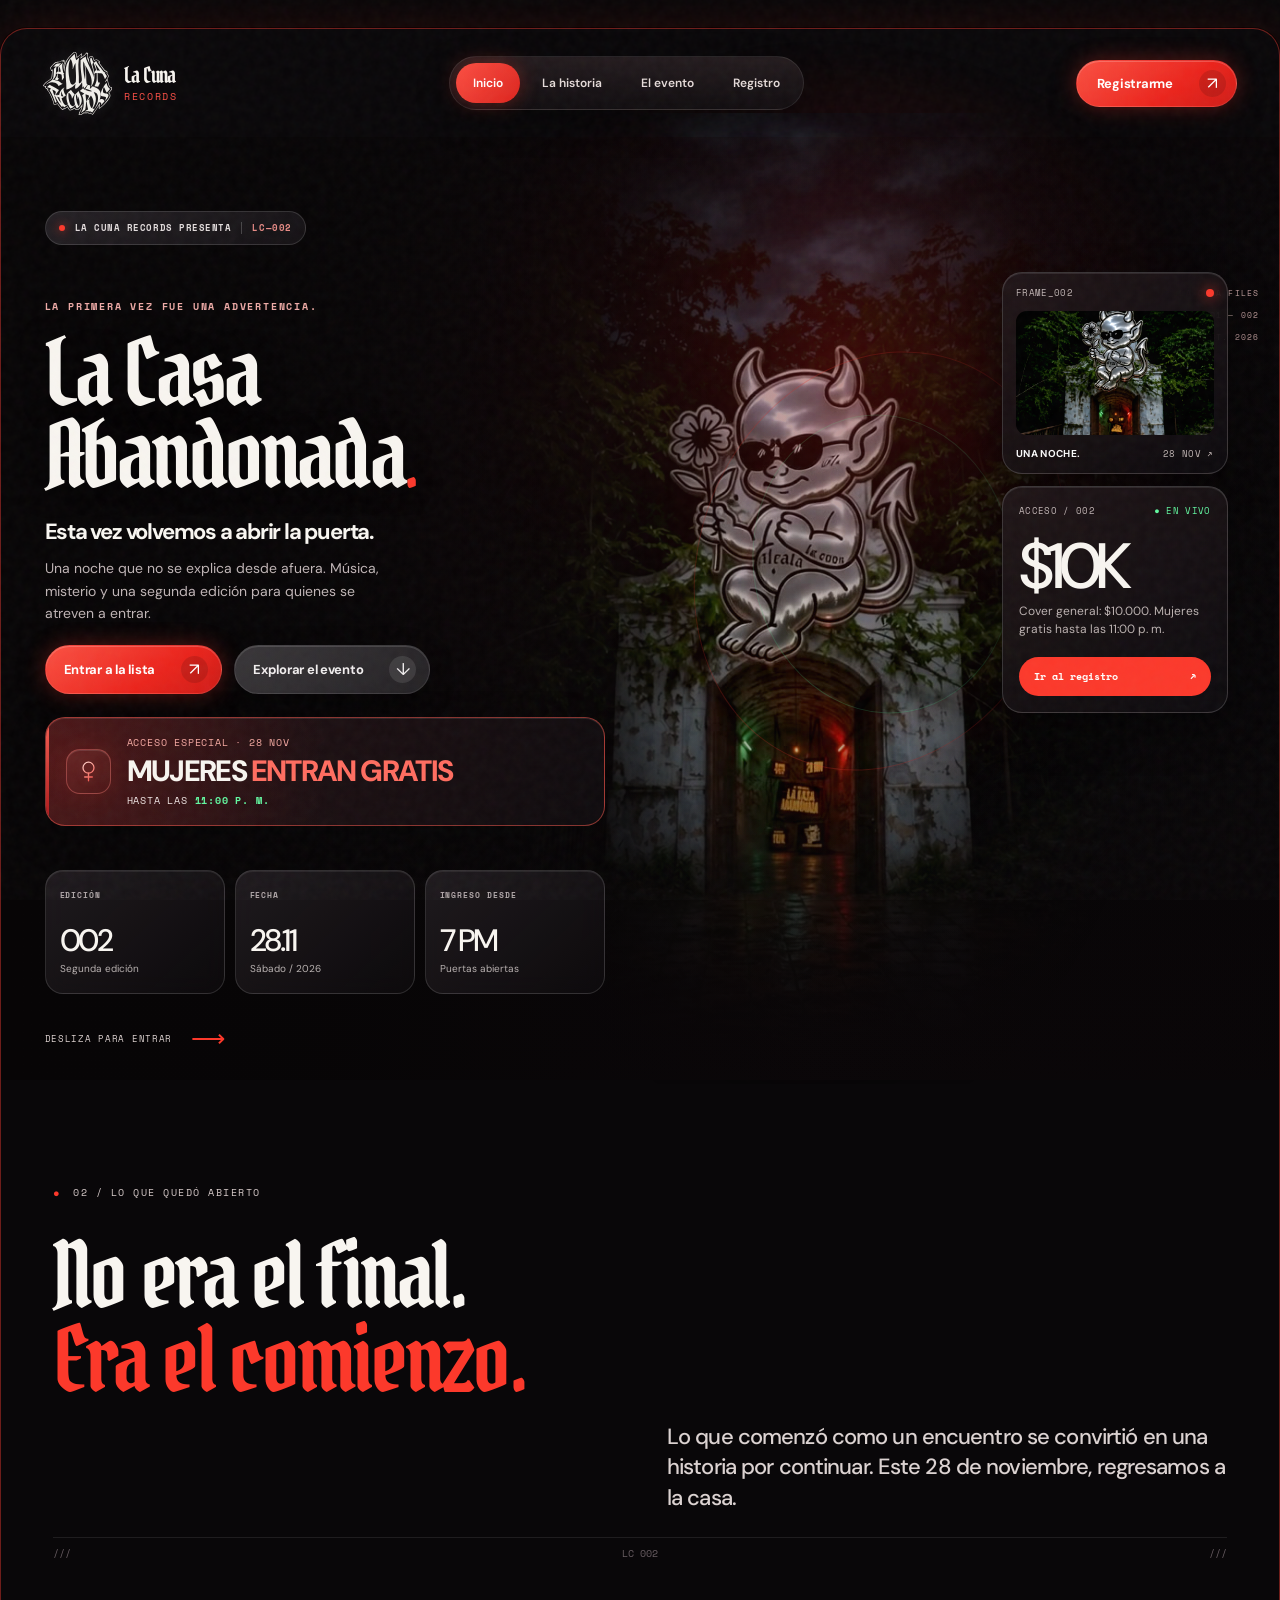
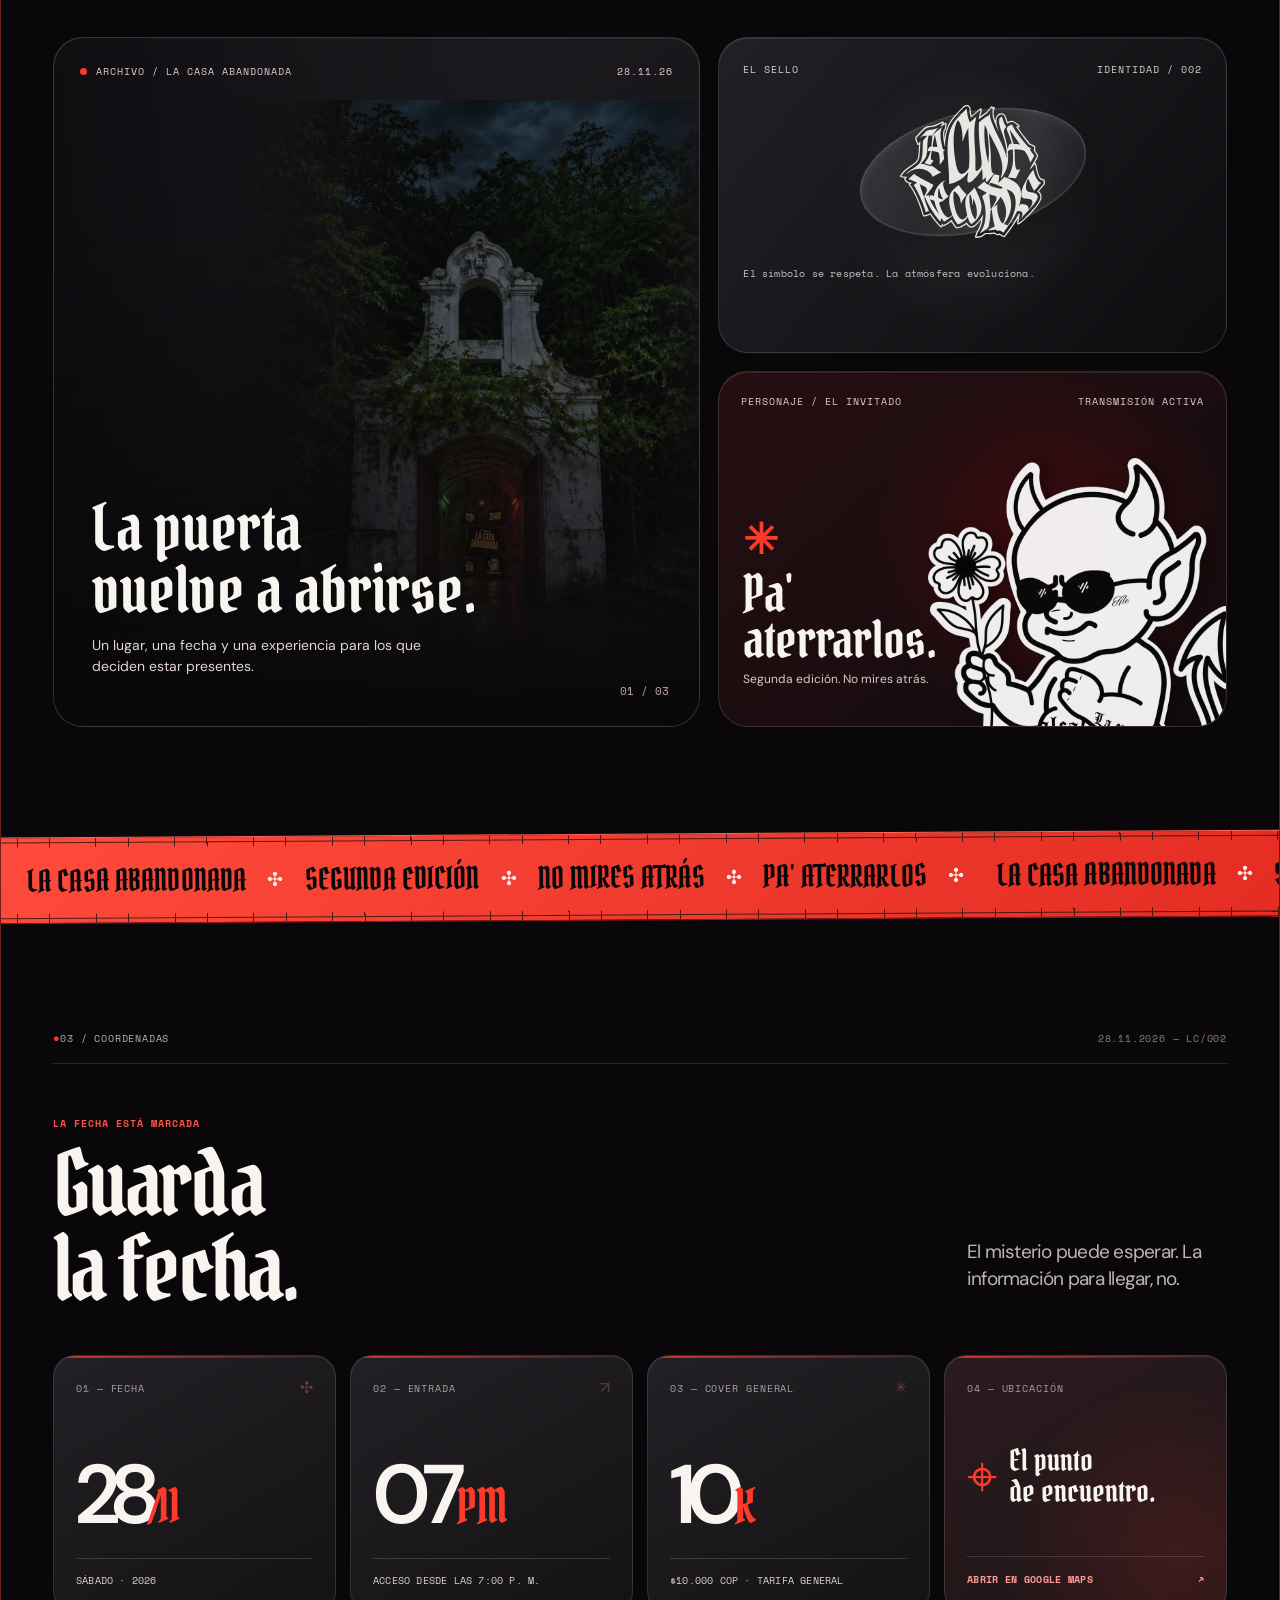
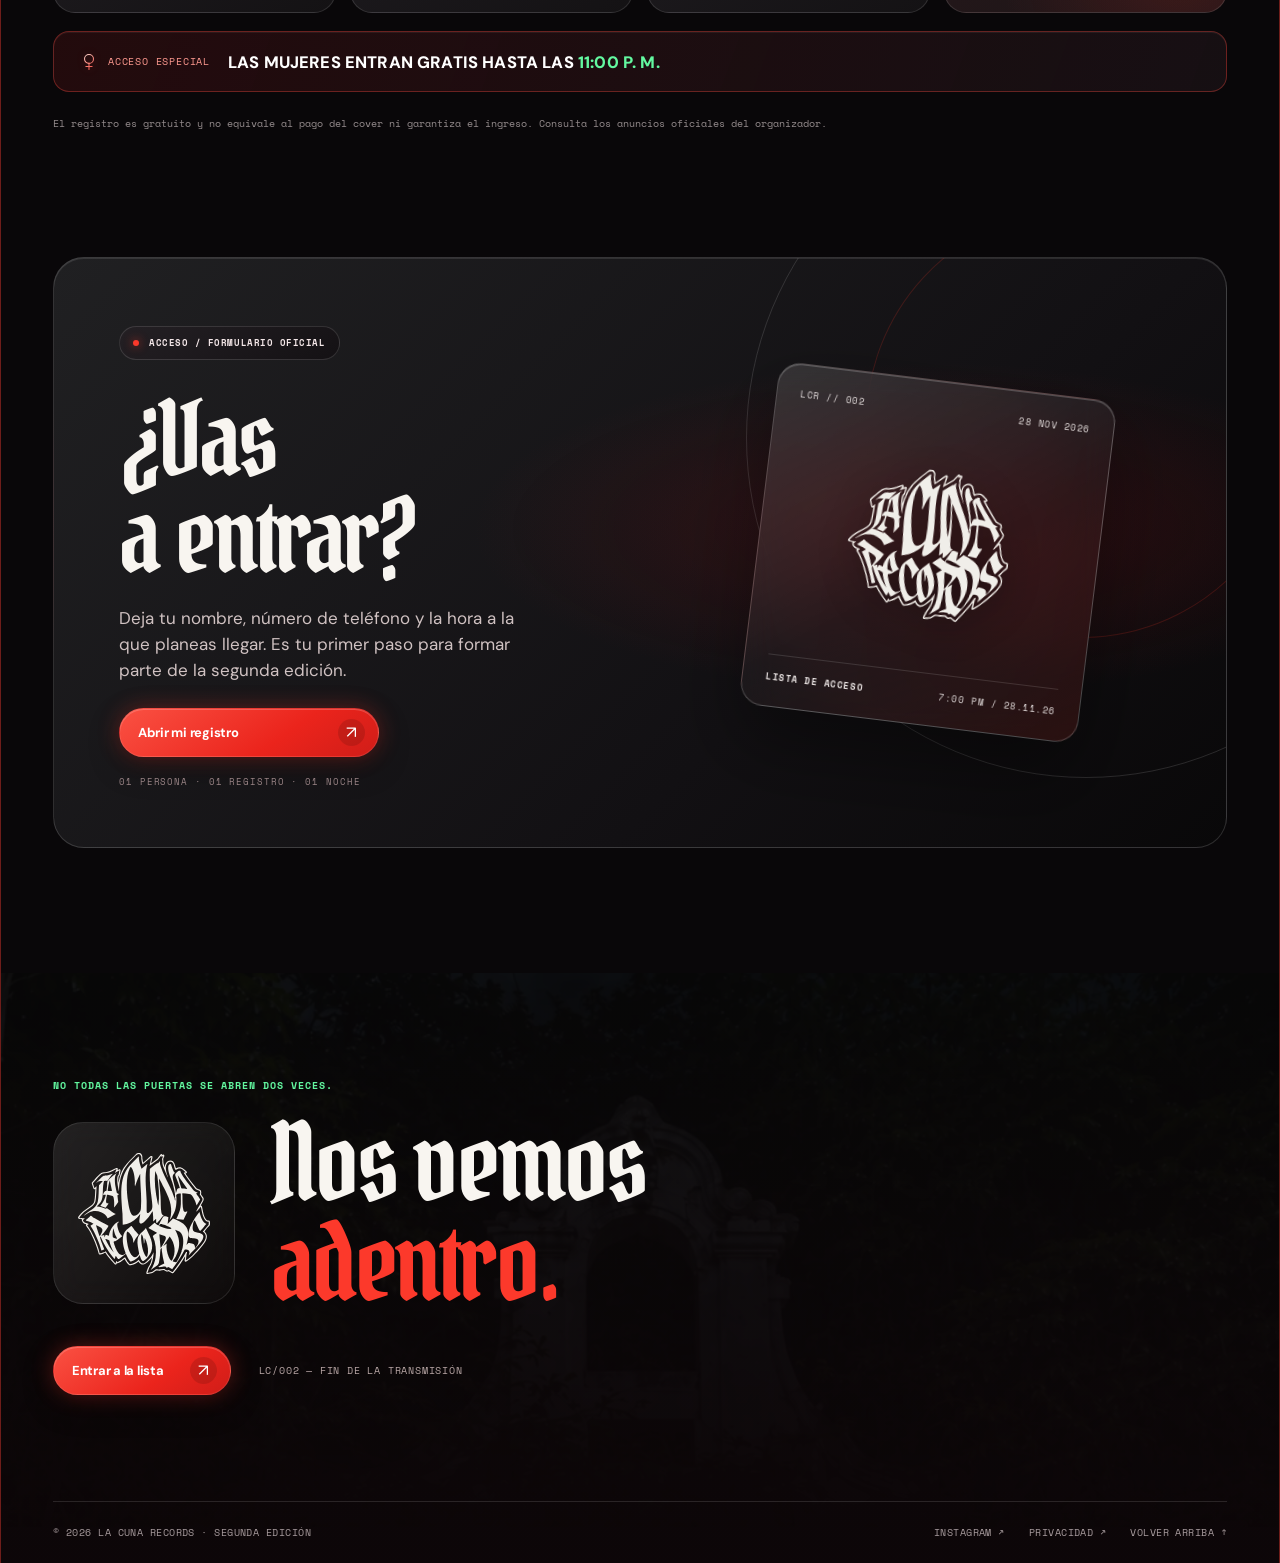
<file: index.html>
<!doctype html>
<html lang="es">
<head>
  <meta charset="utf-8">
  <meta name="viewport" content="width=device-width, initial-scale=1, viewport-fit=cover">
  <meta name="theme-color" content="#080506">
  <meta name="description" content="La Casa Abandonada — Segunda Edición. 28 de noviembre de 2026, acceso desde las 7:00 p. m. Registro de asistentes de La Cuna Records.">
  <meta property="og:type" content="website">
  <meta property="og:locale" content="es_CO">
  <meta property="og:title" content="La Casa Abandonada II | La Cuna Records">
  <meta property="og:description" content="La puerta vuelve a abrirse. 28 NOV · 7:00 p. m. · Regístrate y entra en la lista.">
  <meta property="og:image" content="https://juancarlos5505-ship-it.github.io/LACUNARECORDZ/assets/escena-cromada.webp">
  <link rel="icon" href="./assets/mascota-cuna.webp" type="image/webp">
  <link rel="preconnect" href="https://fonts.googleapis.com">
  <link rel="preconnect" href="https://fonts.gstatic.com" crossorigin>
  <link href="https://fonts.googleapis.com/css2?family=DM+Sans:wght@400;500;600;700;800&family=Pirata+One&family=Space+Mono:wght@400;700&display=swap" rel="stylesheet">
  <link rel="preload" as="image" href="./assets/video-portada.jpg">
  <link rel="stylesheet" href="./styles.css?v=20261113-iconomujeres2">
  <script src="./config.js?v=20261112-connect2" defer></script>
  <script src="./main.js?v=20261113-mobile1" defer></script>
  <title>La Casa Abandonada — Edición II</title>
</head>
<body>
  <a class="skip-link" href="#contenido">Saltar al contenido</a>
  <div class="top-progress" id="top-progress" aria-hidden="true"></div>
  <nav class="mobile-quick-nav" aria-label="Navegación rápida">
    <a href="#inicio">INICIO</a><a href="#detalles">EVENTO</a><button type="button" data-open-register>REGISTRO ↗</button>
  </nav>
  <div class="noise" aria-hidden="true"></div>

  <div class="site-shell" id="inicio">
    <header class="nav-wrap" aria-label="Cabecera principal">
      <a class="brand" href="#inicio" aria-label="La Cuna Records — inicio">
        <img src="./assets/logo-lacuna-claro.svg" alt="La Cuna Records" width="84" height="78">
        <span class="brand-name"><strong>La Cuna</strong><small>RECORDS</small></span>
      </a>
      <nav class="nav-pill" aria-label="Navegación principal">
        <a class="is-active" href="#inicio">Inicio</a>
        <a href="#historia">La historia</a>
        <a href="#detalles">El evento</a>
        <a href="#acceso">Registro</a>
      </nav>
      <button class="action-button action-button--red nav-action" type="button" data-open-register>
        <span>Registrarme</span><span class="button-mark" aria-hidden="true">↗</span>
      </button>
    </header>

    <main id="contenido">
      <!-- HERO: composición editorial de video, tipografía y módulos flotantes -->
      <section class="hero" aria-labelledby="hero-title">
        <div class="hero-glow" aria-hidden="true"></div>
        <div class="hero-video-zone" aria-hidden="true">
          <video id="hero-video" class="hero-video" poster="./assets/video-portada.jpg" muted autoplay loop playsinline preload="metadata">
            <source src="./assets/entrada-cinematica.mp4" type="video/mp4">
          </video>
          <div class="hero-video-shade"></div>
          <span class="orbit orbit-a"></span><span class="orbit orbit-b"></span>
        </div>
        <div class="hero-side-label" aria-hidden="true"><span>LA CUNA FILES</span><span>001 — 002</span><span>EST. 2026</span></div>

        <div class="hero-content">
          <p class="small-pill"><span class="signal-dot"></span> LA CUNA RECORDS PRESENTA <span class="pill-code">LC—002</span></p>
          <p class="pretitle reveal">LA PRIMERA VEZ FUE UNA ADVERTENCIA.</p>
          <h1 class="hero-title reveal" id="hero-title">La Casa<br><span>Abandonada</span><i>.</i></h1>
          <p class="hero-subtitle reveal">Esta vez volvemos a abrir la puerta.</p>
          <p class="hero-body reveal">Una noche que no se explica desde afuera. Música, misterio y una segunda edición para quienes se atreven a entrar.</p>
          <div class="hero-buttons reveal">
            <button type="button" class="action-button action-button--red" data-open-register><span>Entrar a la lista</span><span class="button-mark" aria-hidden="true">↗</span></button>
            <a class="action-button action-button--dark" href="#historia"><span>Explorar el evento</span><span class="button-mark" aria-hidden="true">↓</span></a>
          </div>
          <aside class="women-entry-banner reveal" aria-label="Beneficio de entrada para mujeres">
            <span class="women-entry-banner__symbol" aria-hidden="true">
              <svg class="women-entry-banner__icon" viewBox="0 0 64 64" fill="none" focusable="false">
                <defs>
                  <linearGradient id="women-icon-hero-metal" x1="13" y1="9" x2="52" y2="59" gradientUnits="userSpaceOnUse">
                    <stop offset="0" stop-color="#FFEAE4"/>
                    <stop offset=".45" stop-color="#FF8F84"/>
                    <stop offset="1" stop-color="#E8312C"/>
                  </linearGradient>
                </defs>
                <circle cx="32" cy="23" r="13" stroke="url(#women-icon-hero-metal)" stroke-width="3" />
                <path d="M32 36V54M23 45H41" stroke="url(#women-icon-hero-metal)" stroke-width="3.2" stroke-linecap="round" stroke-linejoin="round"/>
              </svg>
            </span>
            <div class="women-entry-banner__content">
              <span class="women-entry-banner__kicker">ACCESO ESPECIAL · 28 NOV</span>
              <strong>MUJERES <em>ENTRAN GRATIS</em></strong>
              <span class="women-entry-banner__time">HASTA LAS <b>11:00 P. M.</b></span>
            </div>
          </aside>
          <div class="hero-quick-cards reveal" aria-label="Información principal del evento">
            <div class="quick-card"><span class="eyebrow">EDICIÓN</span><strong>002</strong><small>Segunda edición</small></div>
            <div class="quick-card"><span class="eyebrow">FECHA</span><strong>28.11</strong><small>Sábado / 2026</small></div>
            <div class="quick-card"><span class="eyebrow">INGRESO DESDE</span><strong>7 PM</strong><small>Puertas abiertas</small></div>
          </div>
        </div>

        <aside class="hero-floating" aria-label="Detalles del evento">
          <div class="float-card float-card-video reveal">
            <div class="float-top"><span>FRAME_002</span><span class="red-pixel"></span></div>
            <div class="float-image"><img src="./assets/escena-cromada.webp" alt="El personaje cromado de La Cuna sobre la iglesia" width="360" height="420"></div>
            <div class="float-bottom"><strong>UNA NOCHE.</strong><span>28 NOV ↗</span></div>
          </div>
          <div class="float-card float-card-ticket reveal">
            <div class="float-top"><span>ACCESO / 002</span><span>● EN VIVO</span></div>
            <strong class="ticket-price">$10K</strong>
            <p>Cover general: $10.000. Mujeres gratis hasta las 11:00 p. m.</p>
            <button type="button" class="mini-action" data-open-register>Ir al registro <span aria-hidden="true">↗</span></button>
          </div>
        </aside>

        <a class="hero-scroll" href="#historia"><span>DESLIZA PARA ENTRAR</span><span class="horizontal-arrow">⟶</span></a>
      </section>

      <!-- MENSAJE DE LA MARCA, con jerarquía inspirada en la referencia -->
      <section class="manifesto section-wrap" id="historia" aria-labelledby="manifesto-title">
        <div class="manifesto-top"><span class="label-dot">●</span> <span>02 / LO QUE QUEDÓ ABIERTO</span></div>
        <h2 id="manifesto-title" class="manifesto-title reveal">No era el final.<br><span>Era el comienzo.</span></h2>
        <p class="manifesto-copy reveal">Lo que comenzó como un encuentro se convirtió en una historia por continuar. Este 28 de noviembre, regresamos a la casa.</p>
        <div class="glitch-rule" aria-hidden="true"><span>///</span><span>LC 002</span><span>///</span></div>
      </section>

      <!-- Mosaico editorial al estilo AgentAI: una carta grande y bloques de apoyo -->
      <section class="feature-grid section-wrap" aria-label="Universo visual La Casa Abandonada">
        <article class="feature-card feature-card--large reveal">
          <div class="card-topline"><span><span class="tiny-signal"></span> ARCHIVO / LA CASA ABANDONADA</span><span>28.11.26</span></div>
          <div class="feature-image-wrap"><img src="./assets/capilla-nocturna.webp" alt="Entrada nocturna a la iglesia, escenario de La Casa Abandonada" loading="lazy" width="940" height="1672"></div>
          <div class="feature-card-copy"><h3>La puerta<br>vuelve a abrirse.</h3><p>Un lugar, una fecha y una experiencia para los que deciden estar presentes.</p></div>
          <span class="feature-index">01 / 03</span>
        </article>
        <div class="feature-stack">
          <article class="feature-card feature-card--logo reveal">
            <div class="card-topline"><span>EL SELLO</span><span>IDENTIDAD / 002</span></div>
            <div class="holo-logo" aria-label="Logotipo oficial de La Cuna Records">
              <div class="glass-halo"></div>
              <img src="./assets/logo-lacuna-claro.svg" alt="La Cuna Records" width="220" height="200" loading="lazy">
            </div>
            <p>El símbolo se respeta. La atmósfera evoluciona.</p>
          </article>
          <article class="feature-card feature-card--character reveal">
            <div class="card-topline"><span>PERSONAJE / EL INVITADO</span><span>TRANSMISIÓN ACTIVA</span></div>
            <img class="character-cutout" src="./assets/mascota-cuna.webp" alt="Personaje ilustrado de La Cuna Records" width="430" height="575" loading="lazy">
            <div class="character-content"><span class="badge-asterisk">✳</span><h3>Pa' aterrarlos.</h3><p>Segunda edición. No mires atrás.</p></div>
          </article>
        </div>
      </section>

      <!-- cinta editorial con iconografía propia, borde tipo alambre de púas estilizado -->
      <div class="marquee-shell" aria-label="La Casa Abandonada, segunda edición, no mires atrás, pa' aterrarlos">
        <div class="barb-wire barb-wire--top" aria-hidden="true"></div>
        <div class="marquee-track" aria-hidden="true">
          <span>LA CASA ABANDONADA <i>✣</i> SEGUNDA EDICIÓN <i>✣</i> NO MIRES ATRÁS <i>✣</i> PA' ATERRARLOS <i>✣</i></span>
          <span>LA CASA ABANDONADA <i>✣</i> SEGUNDA EDICIÓN <i>✣</i> NO MIRES ATRÁS <i>✣</i> PA' ATERRARLOS <i>✣</i></span>
        </div>
        <div class="barb-wire barb-wire--bottom" aria-hidden="true"></div>
      </div>

      <!-- información con un sistema de tarjetas reconocible -->
      <section class="details-section section-wrap" id="detalles" aria-labelledby="details-title">
        <div class="section-id"><span class="label-dot">●</span> 03 / COORDENADAS <span>28.11.2026 — LC/002</span></div>
        <div class="details-heading reveal">
          <div><p class="eyebrow red-text">LA FECHA ESTÁ MARCADA</p><h2 id="details-title" class="section-gothic">Guarda<br>la fecha.</h2></div>
          <p>El misterio puede esperar. La información para llegar, no.</p>
        </div>
        <div class="event-grid">
          <article class="event-card reveal"><span class="card-label">01 — FECHA</span><div class="event-number">28<span>/11</span></div><p>SÁBADO · 2026</p><span class="event-ornament">✣</span></article>
          <article class="event-card reveal"><span class="card-label">02 — ENTRADA</span><div class="event-number">07<span>PM</span></div><p>ACCESO DESDE LAS 7:00 P. M.</p><span class="event-ornament">↗</span></article>
          <article class="event-card reveal"><span class="card-label">03 — COVER GENERAL</span><div class="event-number">10<span>K</span></div><p>$10.000 COP · TARIFA GENERAL</p><span class="event-ornament">✳</span></article>
          <article class="event-card event-card--location reveal"><span class="card-label">04 — UBICACIÓN</span><div class="event-place"><span class="map-pin">⌖</span><strong>El punto<br>de encuentro.</strong></div><a href="https://maps.app.goo.gl/cdfcQjii66rNjWSN6" target="_blank" rel="noopener noreferrer" class="map-link">ABRIR EN GOOGLE MAPS <span aria-hidden="true">↗</span></a></article>
        </div>
        <aside class="women-entry-detail reveal" aria-label="Entrada gratuita para mujeres">
          <span class="women-entry-detail__label"><span class="women-entry-detail__icon" aria-hidden="true">
              <svg viewBox="0 0 64 64" fill="none" focusable="false">
                <defs>
                  <linearGradient id="women-icon-detail-metal" x1="13" y1="9" x2="52" y2="59" gradientUnits="userSpaceOnUse">
                    <stop offset="0" stop-color="#FFEAE4"/>
                    <stop offset=".45" stop-color="#FF8F84"/>
                    <stop offset="1" stop-color="#E8312C"/>
                  </linearGradient>
                </defs>
                <circle cx="32" cy="23" r="13" stroke="url(#women-icon-detail-metal)" stroke-width="3"/>
                <path d="M32 36V54M23 45H41" stroke="url(#women-icon-detail-metal)" stroke-width="3.2" stroke-linecap="round" stroke-linejoin="round"/>
              </svg>
            </span> ACCESO ESPECIAL</span>
          <strong>LAS MUJERES ENTRAN GRATIS HASTA LAS <span>11:00 P. M.</span></strong>
        </aside>
        <p class="event-disclaimer">El registro es gratuito y no equivale al pago del cover ni garantiza el ingreso. Consulta los anuncios oficiales del organizador.</p>
      </section>

      <!-- CTA de alta conversión, que abre modal de inscripción -->
      <section id="acceso" class="access-section section-wrap" aria-labelledby="access-title">
        <div class="access-panel reveal">
          <div class="access-decoration access-decoration--one" aria-hidden="true"></div>
          <div class="access-decoration access-decoration--two" aria-hidden="true"></div>
          <div class="access-text">
            <p class="small-pill"><span class="signal-dot"></span> ACCESO / FORMULARIO OFICIAL</p>
            <h2 id="access-title" class="section-gothic">¿Vas<br>a entrar?</h2>
            <p>Deja tu nombre, número de teléfono y la hora a la que planeas llegar. Es tu primer paso para formar parte de la segunda edición.</p>
            <button type="button" class="action-button action-button--red action-button--wide" data-open-register><span>Abrir mi registro</span><span class="button-mark" aria-hidden="true">↗</span></button>
            <span class="sub-note">01 PERSONA · 01 REGISTRO · 01 NOCHE</span>
          </div>
          <div class="access-art" aria-hidden="true">
            <div class="access-ticket">
              <span class="access-ticket-top">LCR // 002 <span>28 NOV 2026</span></span>
              <img src="./assets/logo-lacuna-claro.svg" width="250" height="230" alt="" loading="lazy">
              <div class="access-ticket-foot"><strong>LISTA DE ACCESO</strong><span>7:00 PM / 28.11.26</span></div>
            </div>
            <span class="access-ring ring-one"></span><span class="access-ring ring-two"></span>
          </div>
        </div>
      </section>

      <!-- cierre marca x titular, sin deformar el logo -->
      <section class="closing" aria-labelledby="closing-title">
        <div class="closing-content section-wrap">
          <p class="eyebrow">NO TODAS LAS PUERTAS SE ABREN DOS VECES.</p>
          <div class="closing-line reveal"><div class="closing-logo"><img src="./assets/logo-lacuna-claro.svg" alt="La Cuna Records" width="180" height="160" loading="lazy"></div><h2 id="closing-title" class="section-gothic">Nos vemos<br><span>adentro.</span></h2></div>
          <div class="closing-actions"><button type="button" class="action-button action-button--red" data-open-register>Entrar a la lista <span class="button-mark" aria-hidden="true">↗</span></button><span>LC/002 — FIN DE LA TRANSMISIÓN</span></div>
          <footer class="footer">
            <span>© 2026 LA CUNA RECORDS · SEGUNDA EDICIÓN</span>
            <div><a href="https://www.instagram.com/lacunarecordz/" target="_blank" rel="noopener noreferrer">INSTAGRAM ↗</a><a href="./privacidad.html">PRIVACIDAD ↗</a><a href="#inicio">VOLVER ARRIBA ↑</a></div>
          </footer>
        </div>
      </section>
    </main>
  </div>

  <!-- Modal accesible, conserva el formulario interno en modo demo o la aplicación web de Google -->
  <div class="registration-modal" id="registration-modal" hidden>
    <div class="modal-backdrop" data-close-register></div>
    <section class="modal-dialog" role="dialog" aria-modal="true" aria-labelledby="modal-title" tabindex="-1">
      <button type="button" class="modal-close" aria-label="Cerrar formulario" data-close-register>✕</button>
      <div class="modal-aside">
        <div class="modal-aside-top"><img src="./assets/logo-lacuna-claro.svg" width="90" height="80" alt="La Cuna Records"><span>LC—002 / INSCRIPCIONES</span></div>
        <div class="modal-headline"><p class="eyebrow">UNA NOCHE FUERA DE LO HABITUAL.</p><h2 id="modal-title" class="section-gothic">Tu nombre<br>en la lista.</h2><p>Nos vemos el 28 de noviembre. Entrada desde las 7:00 p. m.</p></div>
        <div class="modal-footer-line"><span>LA CASA ABANDONADA</span><span>EDICIÓN II</span></div>
      </div>
      <div class="modal-form-wrap">
        <div class="modal-form-heading"><span><span class="signal-dot"></span> SOLICITUD DE ACCESO</span><span>002 / 2026</span></div>
        
        <button type="button" class="modal-browser-help-trigger" id="browser-help-trigger" aria-controls="instagram-browser-help" aria-expanded="false">¿NO CARGA DESDE INSTAGRAM? VER INSTRUCCIONES ↗</button>
        <section id="instagram-browser-help" class="instagram-browser-help" aria-labelledby="browser-help-title" hidden>
          <span class="browser-help-kicker"><span class="signal-dot"></span> LC—002 / ACCESO DESDE INSTAGRAM</span>
          <h3 id="browser-help-title">Tu registro está listo.<br><em>Ábrelo en tu navegador.</em></h3>
          <p class="browser-help-intro">Instagram puede dejar el formulario en blanco. Para inscribirte y recibir tu código, abre esta misma página en Safari o Chrome.</p>
          <ol class="browser-help-steps">
            <li><b>01</b><span>Abre el menú <strong>⋯</strong> de Instagram (puede aparecer arriba o abajo).</span></li>
            <li><b>02</b><span>Elige <strong>«Abrir en navegador»</strong> o <strong>«Abrir en Safari / Chrome»</strong>.</span></li>
            <li><b>03</b><span>En el navegador, pulsa <strong>«Registrarme»</strong>. Al terminar, <strong>guarda tu código LACUNA</strong>.</span></li>
          </ol>
          <div class="browser-help-copy">
            <p>¿No aparece esa opción? Copia la dirección y pégala en Safari o Chrome.</p>
            <button type="button" class="browser-copy-button" id="copy-browser-link">COPIAR ENLACE DE REGISTRO <span aria-hidden="true">↗</span></button>
            <p id="browser-copy-status" class="browser-copy-status" role="status" aria-live="polite"></p>
            <p id="browser-page-url" class="browser-page-url">https://juancarlos5505-ship-it.github.io/LACUNARECORDZ/</p>
          </div>
        </section>
        <iframe id="registration-frame" title="Formulario de registro de La Casa Abandonada" src="https://script.google.com/macros/s/AKfycbxbJUk-uHtezwBzWmUllpsmW_GLVQ0iMB0d4d1KoNp1GbZLHIcN-cRcxNGS8r6nrgLg/exec" loading="eager" referrerpolicy="strict-origin-when-cross-origin"></iframe>
        <a href="https://script.google.com/macros/s/AKfycbxbJUk-uHtezwBzWmUllpsmW_GLVQ0iMB0d4d1KoNp1GbZLHIcN-cRcxNGS8r6nrgLg/exec" id="open-form" class="modal-external" target="_blank" rel="noopener noreferrer">ABRIR EL FORMULARIO EN OTRA PESTAÑA ↗</a>
      </div>
    </section>
  </div>
</body>
</html>
</file>
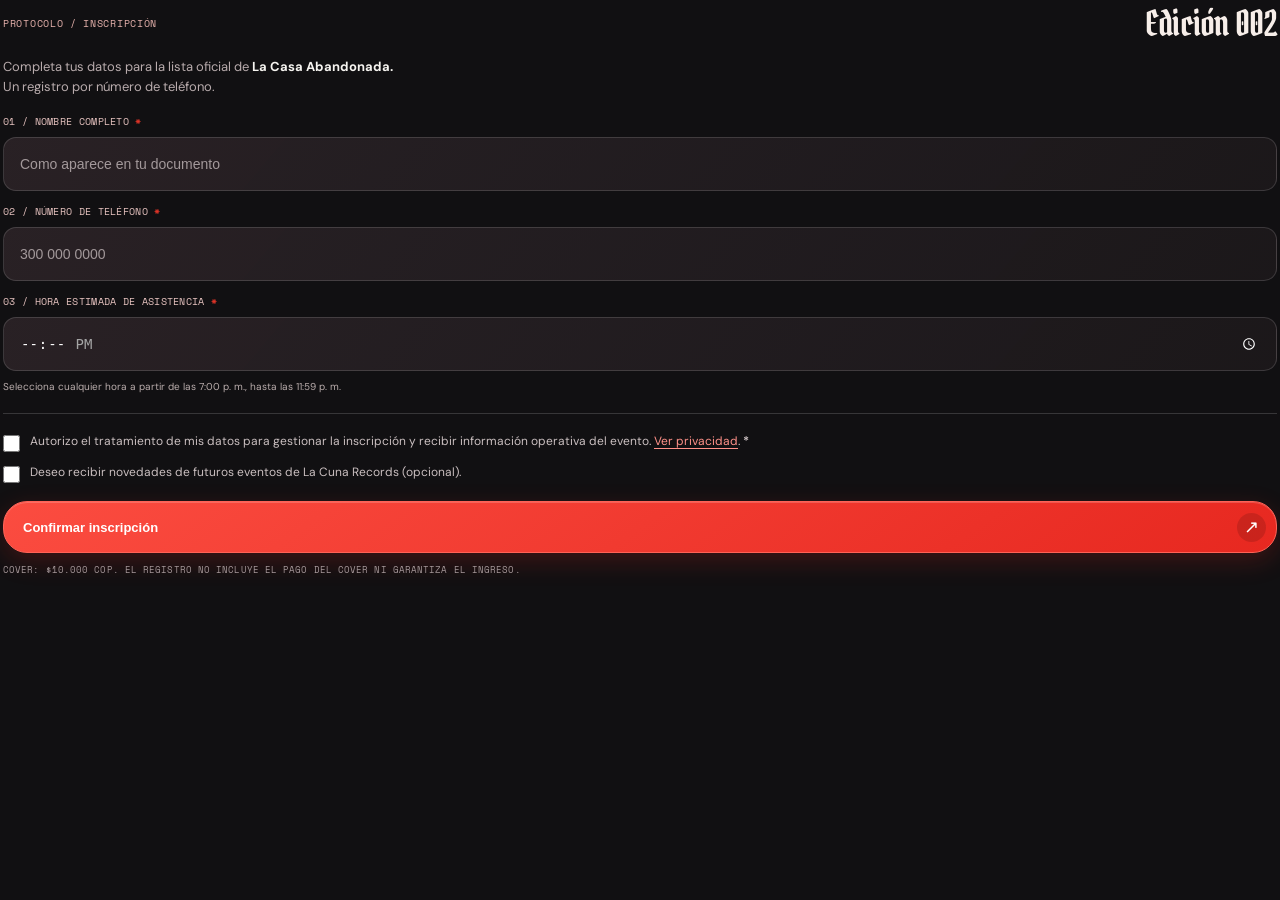
<file: formulario-preview.html>
<!doctype html>
<html lang="es">
<head>
  <base target="_blank">
  <meta charset="utf-8">
  <meta name="viewport" content="width=device-width, initial-scale=1">
  <link rel="preconnect" href="https://fonts.googleapis.com">
  <link href="https://fonts.googleapis.com/css2?family=DM+Sans:wght@400;500;600;700;800&family=Pirata+One&family=Space+Mono:wght@400;700&display=swap" rel="stylesheet">
  <style>
    :root{--red:#fc392b;--green:#63f8a0;--white:#f6f4f0;--muted:#b9acad;--line:rgba(255,255,255,.16)}
    *{box-sizing:border-box}
    html,body{margin:0;padding:0;min-height:100%;background:#111012;color:var(--white);font-family:'DM Sans',Arial,sans-serif;-webkit-font-smoothing:antialiased}
    body{padding:6px 3px 8px}
    .mono,.number-label,.small-top,.form-foot,.error-message,.success-code,.consent-note{font-family:'Space Mono',monospace}
    .form-top{padding:0 0 16px;display:flex;align-items:center;justify-content:space-between;gap:14px}.form-top span{color:#e8b3ae;font-family:'Space Mono',monospace;letter-spacing:.07em;font-size:10px}
    .form-top strong{font-family:'Pirata One',Georgia,serif;font-size:35px;font-weight:400;line-height:1;color:#f7eee9;letter-spacing:-.02em}
    .intro{margin:0 0 19px;color:var(--muted);font-size:13px;line-height:1.5;max-width:400px}.intro strong{color:var(--white)}
    form{display:grid;gap:14px}
    .field{display:flex;flex-direction:column;gap:8px}
    .number-label{color:#e8c4c1;letter-spacing:.03em;font-size:10px;line-height:1.4}
    .number-label em{font-style:normal;color:var(--red)}
    .input-wrap{position:relative}
    input[type=text],input[type=tel],input[type=time]{width:100%;height:54px;background:linear-gradient(130deg,rgba(51,41,45,.7),rgba(32,27,30,.73));border:1px solid rgba(255,255,255,.14);border-radius:13px;color:#fff;padding:0 16px;font-size:14px;outline:none;transition:background .2s,border-color .2s,box-shadow .2s;appearance:auto}
    input[type=time]{color-scheme:dark;cursor:pointer}
    input::placeholder{color:#a3999b;opacity:1}
    input:focus{border-color:rgba(252,71,60,.76);box-shadow:0 0 0 3px rgba(252,57,43,.08);background:#292124}
    input:user-invalid{border-color:#ce5b58}
    .time-help{color:#bbaead;font-size:10px;line-height:1.5;margin:0 0 2px}
    .consents{border-top:1px solid var(--line);margin-top:3px;padding-top:18px;display:grid;gap:11px}
    .check{display:flex;align-items:flex-start;gap:10px}.check input{flex-shrink:0;margin:3px 0 0;width:17px;height:17px;accent-color:var(--red);cursor:pointer}.check label{font-size:12px;line-height:1.5;color:#cabfc0;cursor:pointer}.check a{color:#ff9189;text-decoration:underline;text-underline-offset:3px}
    .submit{margin-top:4px;width:100%;min-height:52px;padding:10px 10px 10px 19px;border-radius:24px;border:1px solid #ff6256;color:white;font-weight:800;font-size:13px;background:linear-gradient(145deg,#fb4c40,#e72820);display:flex;align-items:center;justify-content:space-between;gap:8px;cursor:pointer;box-shadow:0 8px 26px rgba(241,40,31,.2),inset 0 1px 0 rgba(255,255,255,.18);transition:transform .22s,filter .22s}
    .submit:hover{transform:translateY(-2px);filter:brightness(1.1)}.submit:disabled{cursor:wait;opacity:.7}
    .submit i{font-style:normal;background:rgba(0,0,0,.13);width:29px;height:29px;display:grid;place-items:center;border-radius:50%;font-weight:400;font-size:18px}
    .form-foot{color:#a7999b;line-height:1.55;font-size:9px;letter-spacing:.01em;margin:10px 0 0}
    .error-message{display:none;margin-top:3px;background:rgba(252,57,43,.13);border:1px solid rgba(252,57,43,.34);border-radius:12px;color:#ffbab5;padding:12px 13px;font-size:10px;line-height:1.5}.error-message.active{display:block}
    .demo-message{padding:9px 12px;margin:0 0 15px;border:1px solid rgba(252,57,43,.28);border-radius:9px;background:rgba(252,57,43,.09);color:#ffaaa6;font-size:11px;line-height:1.5}
    .bottrap{position:absolute;left:-9999px;top:auto;height:1px;width:1px;overflow:hidden}
    .success{display:none;text-align:left;padding:40px 5px 25px}.success.active{display:block}.success-icon{font-size:36px;color:var(--green)}.success h2{font-family:'Pirata One',Georgia,serif;font-weight:400;font-size:60px;line-height:.95;margin:10px 0}.success p{font-size:14px;line-height:1.55;color:#c9bec0}.success-code{border:1px solid rgba(99,248,160,.36);border-radius:12px;background:rgba(99,248,160,.06);display:flex;justify-content:space-between;align-items:center;gap:12px;padding:15px;color:#81ffae;font-size:18px}.copy-code{background:none;border:0;color:#e6e8db;cursor:pointer;font-size:10px;padding:8px}.success a{color:#ffafa5}
    @media(max-width:430px){.form-top strong{font-size:32px}.check label{font-size:11px}.intro{font-size:12px}.success h2{font-size:49px}}
    @media(prefers-reduced-motion:reduce){*,*::before,*::after{transition:none!important;animation:none!important}}
  </style>
</head>
<body>
<div id="form-view">
  <div class="form-top"><span>PROTOCOLO / INSCRIPCIÓN</span><strong>Edición 002</strong></div>
  <p class="intro">Completa tus datos para la lista oficial de <strong>La Casa Abandonada.</strong> Un registro por número de teléfono.</p>
  <form id="registro" novalidate>
    <div class="field"><label class="number-label" for="nombre">01 / NOMBRE COMPLETO <em>*</em></label><input id="nombre" name="nombre" type="text" autocomplete="name" placeholder="Como aparece en tu documento" maxlength="100" minlength="3" required></div>
    <div class="field"><label class="number-label" for="telefono">02 / NÚMERO DE TELÉFONO <em>*</em></label><input id="telefono" name="telefono" type="tel" autocomplete="tel" inputmode="tel" placeholder="300 000 0000" maxlength="25" required></div>
    <div class="field"><label class="number-label" for="hora">03 / HORA ESTIMADA DE ASISTENCIA <em>*</em></label><input id="hora" name="hora" type="time" min="19:00" max="23:59" step="60" required><p class="time-help">Selecciona cualquier hora a partir de las 7:00 p. m., hasta las 11:59 p. m.</p></div>
    <div class="bottrap" aria-hidden="true"><label for="sitioWeb">No completar</label><input id="sitioWeb" name="sitioWeb" type="text" tabindex="-1" autocomplete="off"></div>
    <div class="consents">
      <div class="check"><input id="consentimiento" type="checkbox" required><label for="consentimiento">Autorizo el tratamiento de mis datos para gestionar la inscripción y recibir información operativa del evento. <a href="https://juancarlos5505-ship-it.github.io/LACUNARECORDZ/privacidad.html" target="_blank" rel="noopener noreferrer">Ver privacidad</a>. <strong>*</strong></label></div>
      <div class="check"><input id="novedades" type="checkbox"><label for="novedades">Deseo recibir novedades de futuros eventos de La Cuna Records (opcional).</label></div>
    </div>
    <input id="origen" type="hidden" value=""><input id="medio" type="hidden" value=""><input id="campana" type="hidden" value=""><input id="contenido" type="hidden" value="">
    <button class="submit" type="submit" id="submit-button"><span id="submit-label">Confirmar inscripción</span><i aria-hidden="true">↗</i></button>
    <div class="error-message" id="error-message" role="alert" aria-live="assertive"></div>
  </form>
  <p class="form-foot">COVER: $10.000 COP. EL REGISTRO NO INCLUYE EL PAGO DEL COVER NI GARANTIZA EL INGRESO.</p>
</div>
<div class="success" id="success-view" role="status" aria-live="polite" tabindex="-1">
  <span class="success-icon">✣</span><h2>Tu nombre<br>está en la lista.</h2>
  <p>Tu inscripción fue guardada. Conserva este código para identificarla:</p>
  <div class="success-code"><span id="confirmation-code"></span><button type="button" class="copy-code" id="copy-code">COPIAR</button></div>
  <p>Nos vemos el 28 de noviembre. Entrada desde las 7:00 p. m. Recuerda: el registro no equivale a una entrada pagada.</p>
  <p><a href="https://www.instagram.com/lacunarecordz/" target="_blank" rel="noopener noreferrer">@lacunarecordz ↗</a></p>
</div>
<script>
(() => {
  'use strict';
  const form = document.getElementById('registro');
  const msg = document.getElementById('error-message');
  const button = document.getElementById('submit-button');
  const label = document.getElementById('submit-label');
  const input = (id) => document.getElementById(id);
  const error = (text) => { msg.textContent = text; msg.classList.add('active'); };
  const reset = () => { button.disabled = false; label.textContent = 'Confirmar inscripción'; };
  form.addEventListener('submit', (event) => {
    event.preventDefault(); msg.classList.remove('active');
    if (!form.checkValidity()) { form.reportValidity(); return; }
    const telefono = input('telefono').value.replace(/\D/g, '');
    const hora = input('hora').value;
    if (telefono.length < 10 || telefono.length > 15) { error('Revisa tu número de teléfono (10 a 15 dígitos).'); return; }
    if (!/^([01]\d|2[0-3]):[0-5]\d$/.test(hora) || hora < '19:00' || hora > '23:59') { error('Selecciona una hora entre las 7:00 y las 11:59 p. m.'); return; }
    if (!input('consentimiento').checked) { error('Autoriza el tratamiento de datos para continuar.'); return; }
    if (!window.google || !google.script || !google.script.run) { error('Esta es una vista previa. No se guardó ningún dato; el registro se habilitará al conectar Google Sheets.'); return; }
    button.disabled = true; label.textContent = 'Guardando registro…';
    const data = {
      nombre: input('nombre').value, telefono: input('telefono').value, hora,
      consentimiento: input('consentimiento').checked, novedades: input('novedades').checked,
      sitioWeb: input('sitioWeb').value, origen: input('origen').value, medio: input('medio').value,
      campana: input('campana').value, contenido: input('contenido').value
    };
    google.script.run.withSuccessHandler((result) => {
      if (!result?.ok) { error(result?.mensaje || 'No se pudo registrar.'); reset(); return; }
      input('confirmation-code').textContent = result.codigo;
      document.getElementById('form-view').hidden = true;
      const success = document.getElementById('success-view'); success.classList.add('active'); success.focus();
    }).withFailureHandler(() => {
      error('No se pudo confirmar el guardado. Contacta al organizador antes de intentar de nuevo.'); reset();
    }).registrar(data);
  });
  input('copy-code').addEventListener('click', () => {
    const text = input('confirmation-code').textContent;
    if (navigator.clipboard?.writeText) navigator.clipboard.writeText(text).then(() => { input('copy-code').textContent = 'COPIADO'; });
  });
})();
</script>
</body>
</html>
</file>
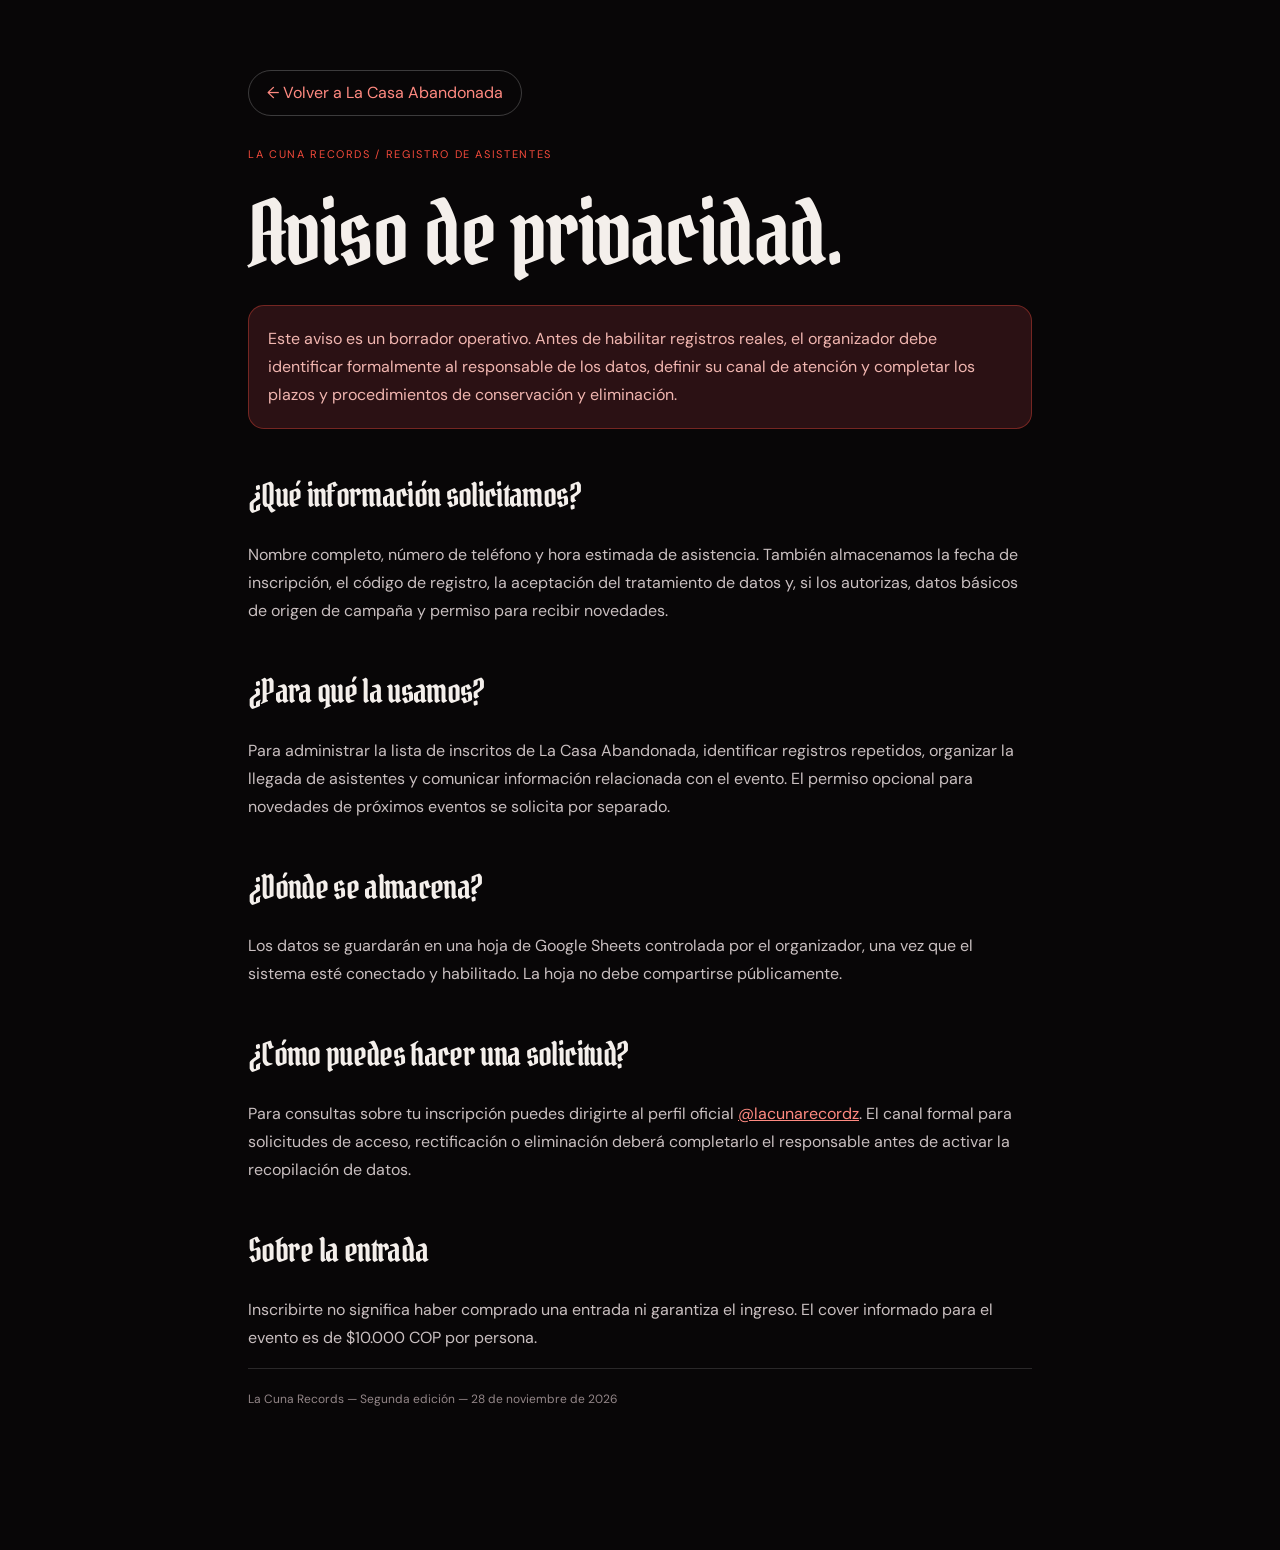
<file: privacidad.html>
<!doctype html>
<html lang="es">
<head>
<meta charset="utf-8"><meta name="viewport" content="width=device-width, initial-scale=1">
<meta name="theme-color" content="#080607">
<title>Privacidad | La Cuna Records</title>
<link href="https://fonts.googleapis.com/css2?family=DM+Sans:wght@400;500;700&family=Pirata+One&display=swap" rel="stylesheet">
<style>
:root{color-scheme:dark}*{box-sizing:border-box}body{margin:0;background:#080607;color:#f4efeb;font:16px/1.75 'DM Sans',Arial,sans-serif}main{max-width:840px;margin:70px auto;padding:0 28px 70px}h1,h2{font-family:'Pirata One',Georgia,serif;font-weight:400;letter-spacing:-.02em}h1{font-size:clamp(50px,9vw,88px);line-height:1;margin:28px 0}h2{font-size:33px;margin:38px 0 10px}p{color:#c9bfc0}a{color:#ff8a81}.eyebrow{font:11px 'DM Sans',sans-serif;letter-spacing:.15em;color:#f44a3b}.notice{border:1px solid rgba(244,74,59,.37);border-radius:16px;background:#2b1114;padding:19px;color:#f1b6b0}.back{display:inline-flex;align-items:center;gap:10px;margin-bottom:20px;text-decoration:none;border:1px solid #ffffff36;border-radius:40px;padding:8px 18px}footer{border-top:1px solid #ffffff23;padding-top:20px;font-size:12px;color:#938688}
</style>
</head>
<body>
<main>
<a class="back" href="./index.html">← Volver a La Casa Abandonada</a>
<p class="eyebrow">LA CUNA RECORDS / REGISTRO DE ASISTENTES</p>
<h1>Aviso de privacidad.</h1>
<div class="notice">Este aviso es un borrador operativo. Antes de habilitar registros reales, el organizador debe identificar formalmente al responsable de los datos, definir su canal de atención y completar los plazos y procedimientos de conservación y eliminación.</div>
<h2>¿Qué información solicitamos?</h2>
<p>Nombre completo, número de teléfono y hora estimada de asistencia. También almacenamos la fecha de inscripción, el código de registro, la aceptación del tratamiento de datos y, si los autorizas, datos básicos de origen de campaña y permiso para recibir novedades.</p>
<h2>¿Para qué la usamos?</h2>
<p>Para administrar la lista de inscritos de La Casa Abandonada, identificar registros repetidos, organizar la llegada de asistentes y comunicar información relacionada con el evento. El permiso opcional para novedades de próximos eventos se solicita por separado.</p>
<h2>¿Dónde se almacena?</h2>
<p>Los datos se guardarán en una hoja de Google Sheets controlada por el organizador, una vez que el sistema esté conectado y habilitado. La hoja no debe compartirse públicamente.</p>
<h2>¿Cómo puedes hacer una solicitud?</h2>
<p>Para consultas sobre tu inscripción puedes dirigirte al perfil oficial <a href="https://www.instagram.com/lacunarecordz/" target="_blank" rel="noopener noreferrer">@lacunarecordz</a>. El canal formal para solicitudes de acceso, rectificación o eliminación deberá completarlo el responsable antes de activar la recopilación de datos.</p>
<h2>Sobre la entrada</h2>
<p>Inscribirte no significa haber comprado una entrada ni garantiza el ingreso. El cover informado para el evento es de $10.000 COP por persona.</p>
<footer>La Cuna Records — Segunda edición — 28 de noviembre de 2026</footer>
</main>
</body>
</html>
</file>
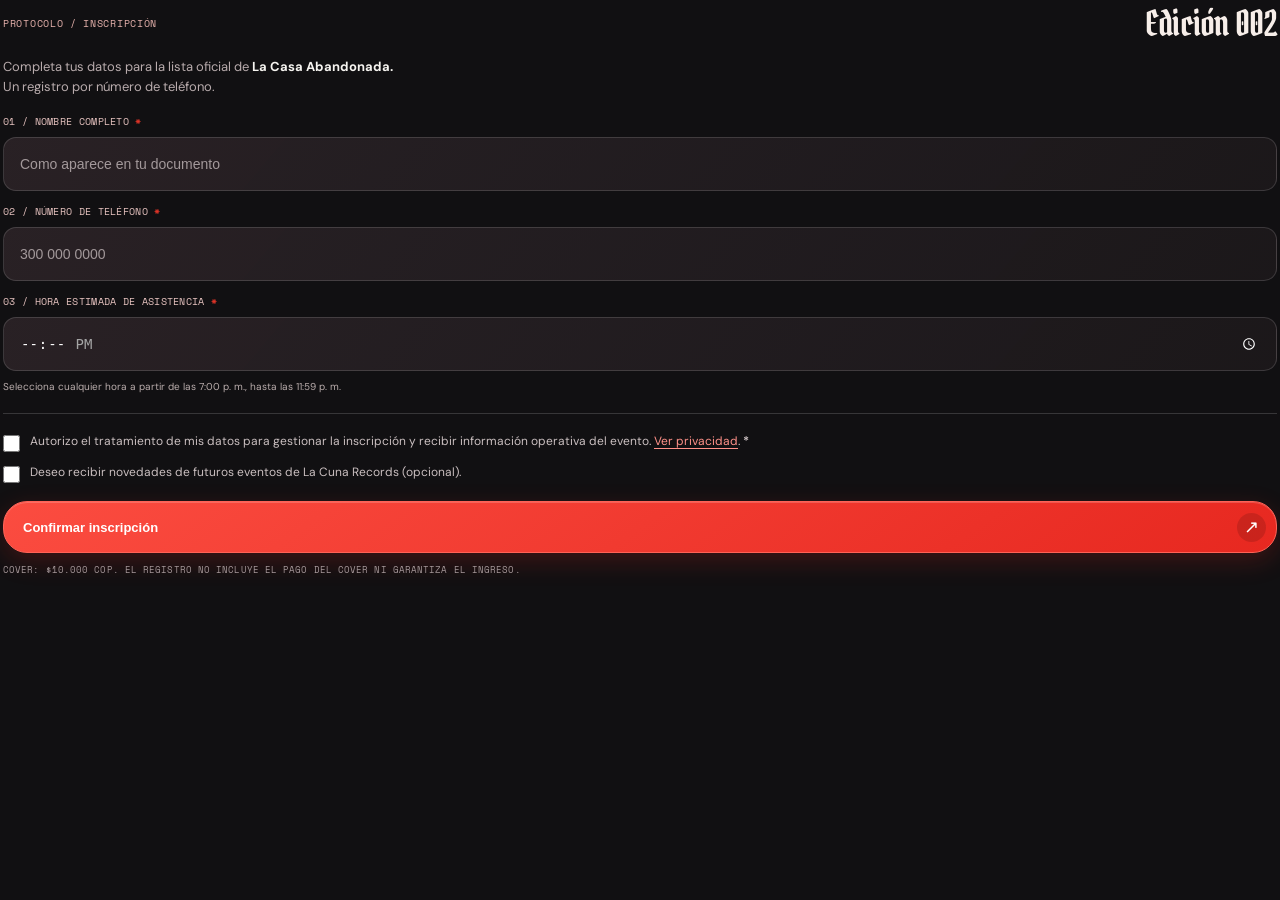
<file: google-apps-script/Formulario.html>
<!doctype html>
<html lang="es">
<head>
  <base target="_blank">
  <meta charset="utf-8">
  <meta name="viewport" content="width=device-width, initial-scale=1">
  <link rel="preconnect" href="https://fonts.googleapis.com">
  <link href="https://fonts.googleapis.com/css2?family=DM+Sans:wght@400;500;600;700;800&family=Pirata+One&family=Space+Mono:wght@400;700&display=swap" rel="stylesheet">
  <style>
    :root{--red:#fc392b;--green:#63f8a0;--white:#f6f4f0;--muted:#b9acad;--line:rgba(255,255,255,.16)}
    *{box-sizing:border-box}
    html,body{margin:0;padding:0;min-height:100%;background:#111012;color:var(--white);font-family:'DM Sans',Arial,sans-serif;-webkit-font-smoothing:antialiased}
    body{padding:6px 3px 8px}
    .mono,.number-label,.small-top,.form-foot,.error-message,.success-code,.consent-note{font-family:'Space Mono',monospace}
    .form-top{padding:0 0 16px;display:flex;align-items:center;justify-content:space-between;gap:14px}.form-top span{color:#e8b3ae;font-family:'Space Mono',monospace;letter-spacing:.07em;font-size:10px}
    .form-top strong{font-family:'Pirata One',Georgia,serif;font-size:35px;font-weight:400;line-height:1;color:#f7eee9;letter-spacing:-.02em}
    .intro{margin:0 0 19px;color:var(--muted);font-size:13px;line-height:1.5;max-width:400px}.intro strong{color:var(--white)}
    form{display:grid;gap:14px}
    .field{display:flex;flex-direction:column;gap:8px}
    .number-label{color:#e8c4c1;letter-spacing:.03em;font-size:10px;line-height:1.4}
    .number-label em{font-style:normal;color:var(--red)}
    .input-wrap{position:relative}
    input[type=text],input[type=tel],input[type=time]{width:100%;height:54px;background:linear-gradient(130deg,rgba(51,41,45,.7),rgba(32,27,30,.73));border:1px solid rgba(255,255,255,.14);border-radius:13px;color:#fff;padding:0 16px;font-size:14px;outline:none;transition:background .2s,border-color .2s,box-shadow .2s;appearance:auto}
    input[type=time]{color-scheme:dark;cursor:pointer}
    input::placeholder{color:#a3999b;opacity:1}
    input:focus{border-color:rgba(252,71,60,.76);box-shadow:0 0 0 3px rgba(252,57,43,.08);background:#292124}
    input:user-invalid{border-color:#ce5b58}
    .time-help{color:#bbaead;font-size:10px;line-height:1.5;margin:0 0 2px}
    .consents{border-top:1px solid var(--line);margin-top:3px;padding-top:18px;display:grid;gap:11px}
    .check{display:flex;align-items:flex-start;gap:10px}.check input{flex-shrink:0;margin:3px 0 0;width:17px;height:17px;accent-color:var(--red);cursor:pointer}.check label{font-size:12px;line-height:1.5;color:#cabfc0;cursor:pointer}.check a{color:#ff9189;text-decoration:underline;text-underline-offset:3px}
    .submit{margin-top:4px;width:100%;min-height:52px;padding:10px 10px 10px 19px;border-radius:24px;border:1px solid #ff6256;color:white;font-weight:800;font-size:13px;background:linear-gradient(145deg,#fb4c40,#e72820);display:flex;align-items:center;justify-content:space-between;gap:8px;cursor:pointer;box-shadow:0 8px 26px rgba(241,40,31,.2),inset 0 1px 0 rgba(255,255,255,.18);transition:transform .22s,filter .22s}
    .submit:hover{transform:translateY(-2px);filter:brightness(1.1)}.submit:disabled{cursor:wait;opacity:.7}
    .submit i{font-style:normal;background:rgba(0,0,0,.13);width:29px;height:29px;display:grid;place-items:center;border-radius:50%;font-weight:400;font-size:18px}
    .form-foot{color:#a7999b;line-height:1.55;font-size:9px;letter-spacing:.01em;margin:10px 0 0}
    .error-message{display:none;margin-top:3px;background:rgba(252,57,43,.13);border:1px solid rgba(252,57,43,.34);border-radius:12px;color:#ffbab5;padding:12px 13px;font-size:10px;line-height:1.5}.error-message.active{display:block}
    .demo-message{padding:9px 12px;margin:0 0 15px;border:1px solid rgba(252,57,43,.28);border-radius:9px;background:rgba(252,57,43,.09);color:#ffaaa6;font-size:11px;line-height:1.5}
    .bottrap{position:absolute;left:-9999px;top:auto;height:1px;width:1px;overflow:hidden}
    .success{display:none;text-align:left;padding:40px 5px 25px}.success.active{display:block}.success-icon{font-size:36px;color:var(--green)}.success h2{font-family:'Pirata One',Georgia,serif;font-weight:400;font-size:60px;line-height:.95;margin:10px 0}.success p{font-size:14px;line-height:1.55;color:#c9bec0}.success-code{border:1px solid rgba(99,248,160,.36);border-radius:12px;background:rgba(99,248,160,.06);display:flex;justify-content:space-between;align-items:center;gap:12px;padding:15px;color:#81ffae;font-size:18px}.copy-code{background:none;border:0;color:#e6e8db;cursor:pointer;font-size:10px;padding:8px}.success a{color:#ffafa5}
    @media(max-width:430px){.form-top strong{font-size:32px}.check label{font-size:11px}.intro{font-size:12px}.success h2{font-size:49px}}
    @media(prefers-reduced-motion:reduce){*,*::before,*::after{transition:none!important;animation:none!important}}
  </style>
</head>
<body>
<div id="form-view">
  <div class="form-top"><span>PROTOCOLO / INSCRIPCIÓN</span><strong>Edición 002</strong></div>
  <p class="intro">Completa tus datos para la lista oficial de <strong>La Casa Abandonada.</strong> Un registro por número de teléfono.</p>
  
  <form id="registro" novalidate>
    <div class="field"><label class="number-label" for="nombre">01 / NOMBRE COMPLETO <em>*</em></label><input id="nombre" name="nombre" type="text" autocomplete="name" placeholder="Como aparece en tu documento" maxlength="100" minlength="3" required></div>
    <div class="field"><label class="number-label" for="telefono">02 / NÚMERO DE TELÉFONO <em>*</em></label><input id="telefono" name="telefono" type="tel" autocomplete="tel" inputmode="tel" placeholder="300 000 0000" maxlength="25" required></div>
    <div class="field"><label class="number-label" for="hora">03 / HORA ESTIMADA DE ASISTENCIA <em>*</em></label><input id="hora" name="hora" type="time" min="19:00" max="23:59" step="60" required><p class="time-help">Selecciona cualquier hora a partir de las 7:00 p. m., hasta las 11:59 p. m.</p></div>
    <div class="bottrap" aria-hidden="true"><label for="sitioWeb">No completar</label><input id="sitioWeb" name="sitioWeb" type="text" tabindex="-1" autocomplete="off"></div>
    <div class="consents">
      <div class="check"><input id="consentimiento" type="checkbox" required><label for="consentimiento">Autorizo el tratamiento de mis datos para gestionar la inscripción y recibir información operativa del evento. <a href="https://juancarlos5505-ship-it.github.io/LACUNARECORDZ/privacidad.html" target="_blank" rel="noopener noreferrer">Ver privacidad</a>. <strong>*</strong></label></div>
      <div class="check"><input id="novedades" type="checkbox"><label for="novedades">Deseo recibir novedades de futuros eventos de La Cuna Records (opcional).</label></div>
    </div>
    <input id="origen" type="hidden" value="<?= origen ?>"><input id="medio" type="hidden" value="<?= medio ?>"><input id="campana" type="hidden" value="<?= campana ?>"><input id="contenido" type="hidden" value="<?= contenido ?>">
    <button class="submit" type="submit" id="submit-button"><span id="submit-label">Confirmar inscripción</span><i aria-hidden="true">↗</i></button>
    <div class="error-message" id="error-message" role="alert" aria-live="assertive"></div>
  </form>
  <p class="form-foot">COVER: $10.000 COP. EL REGISTRO NO INCLUYE EL PAGO DEL COVER NI GARANTIZA EL INGRESO.</p>
</div>
<div class="success" id="success-view" role="status" aria-live="polite" tabindex="-1">
  <span class="success-icon">✣</span><h2>Tu nombre<br>está en la lista.</h2>
  <p>Tu inscripción fue guardada. Conserva este código para identificarla:</p>
  <div class="success-code"><span id="confirmation-code"></span><button type="button" class="copy-code" id="copy-code">COPIAR</button></div>
  <p>Nos vemos el 28 de noviembre. Entrada desde las 7:00 p. m. Recuerda: el registro no equivale a una entrada pagada.</p>
  <p><a href="https://www.instagram.com/lacunarecordz/" target="_blank" rel="noopener noreferrer">@lacunarecordz ↗</a></p>
</div>
<script>
(() => {
  'use strict';
  const form = document.getElementById('registro');
  const msg = document.getElementById('error-message');
  const button = document.getElementById('submit-button');
  const label = document.getElementById('submit-label');
  const input = (id) => document.getElementById(id);
  const error = (text) => { msg.textContent = text; msg.classList.add('active'); };
  const reset = () => { button.disabled = false; label.textContent = 'Confirmar inscripción'; };
  form.addEventListener('submit', (event) => {
    event.preventDefault(); msg.classList.remove('active');
    if (!form.checkValidity()) { form.reportValidity(); return; }
    const telefono = input('telefono').value.replace(/\D/g, '');
    const hora = input('hora').value;
    if (telefono.length < 10 || telefono.length > 15) { error('Revisa tu número de teléfono (10 a 15 dígitos).'); return; }
    if (!/^([01]\d|2[0-3]):[0-5]\d$/.test(hora) || hora < '19:00' || hora > '23:59') { error('Selecciona una hora entre las 7:00 y las 11:59 p. m.'); return; }
    if (!input('consentimiento').checked) { error('Autoriza el tratamiento de datos para continuar.'); return; }
    if (!window.google || !google.script || !google.script.run) { error('Esta es una vista previa. No se guardó ningún dato; el registro se habilitará al conectar Google Sheets.'); return; }
    button.disabled = true; label.textContent = 'Guardando registro…';
    const data = {
      nombre: input('nombre').value, telefono: input('telefono').value, hora,
      consentimiento: input('consentimiento').checked, novedades: input('novedades').checked,
      sitioWeb: input('sitioWeb').value, origen: input('origen').value, medio: input('medio').value,
      campana: input('campana').value, contenido: input('contenido').value
    };
    google.script.run.withSuccessHandler((result) => {
      if (!result?.ok) { error(result?.mensaje || 'No se pudo registrar.'); reset(); return; }
      input('confirmation-code').textContent = result.codigo;
      document.getElementById('form-view').hidden = true;
      const success = document.getElementById('success-view'); success.classList.add('active'); success.focus();
    }).withFailureHandler(() => {
      error('No se pudo confirmar el guardado. Contacta al organizador antes de intentar de nuevo.'); reset();
    }).registrar(data);
  });
  input('copy-code').addEventListener('click', () => {
    const text = input('confirmation-code').textContent;
    if (navigator.clipboard?.writeText) navigator.clipboard.writeText(text).then(() => { input('copy-code').textContent = 'COPIADO'; });
  });
})();
</script>
</body>
</html>
</file>
<file: styles.css>
:root{--bg:#080607;--panel:#141215;--panel2:#1b181b;--red:#fc392b;--red2:#b41614;--green:#63f8a0;--white:#f8f5f0;--muted:#b8b0af;--soft:#756f72;--line:rgba(255,255,255,.13);--body:'DM Sans',Arial,sans-serif;--mono:'Space Mono',monospace;--goth:'Pirata One',Georgia,serif;--container:min(1320px,calc(100% - 104px))}
*,*::before,*::after{box-sizing:border-box}
html{scroll-behavior:smooth}
body{margin:0;background:#080708;color:var(--white);font-family:var(--body);-webkit-font-smoothing:antialiased;overflow-x:hidden}
body.has-modal{overflow:hidden}
button,input,select{font:inherit}
a{color:inherit;text-decoration:none}
button{cursor:pointer}
img{display:block;max-width:100%}
[hidden]{display:none!important}
::selection{background:#e63a31;color:#fff}
:focus-visible{outline:2px solid var(--green);outline-offset:4px}
.skip-link{position:fixed;left:14px;top:-100px;padding:12px 18px;background:#fff;color:#000;z-index:99}.skip-link:focus{top:12px}
.top-progress{position:fixed;top:0;left:0;height:3px;width:0;background:var(--red);z-index:100;box-shadow:0 0 22px var(--red)}
.noise{position:fixed;inset:0;pointer-events:none;z-index:60;opacity:.065;background-image:url("data:image/svg+xml,%3Csvg viewBox='0 0 120 120' xmlns='http://www.w3.org/2000/svg'%3E%3Cfilter id='n'%3E%3CfeTurbulence type='fractalNoise' baseFrequency='.84' numOctaves='3' stitchTiles='stitch'/%3E%3C/filter%3E%3Crect width='100%25' height='100%25' filter='url(%23n)' opacity='.6'/%3E%3C/svg%3E")}
.site-shell{position:relative;max-width:1600px;margin:28px auto 0;background:#090709;border-radius:27px 27px 0 0;border:1px solid rgba(250,61,51,.42);border-bottom:0;box-shadow:0 0 48px rgba(230,24,19,.12),0 0 0 1px rgba(0,0,0,.9);overflow:hidden}
.section-wrap{width:var(--container);margin-left:auto;margin-right:auto}
.eyebrow,.pill-code,.hero-scroll,.card-label,.section-id,.float-top,.float-bottom,.hero-side-label,.card-topline,.small-pill,.quick-card .eyebrow,.feature-index,.feature-card-copy+p,.feature-card--logo>p,.mini-action,.event-card>p,.event-disclaimer,.map-link,.modal-form-heading,.modal-aside-top,.modal-footer-line,.modal-external,.footer,.access-ticket-top,.access-ticket-foot,.access-text .sub-note,.pretitle,.marquee-shell,.hero-scroll{font-family:var(--mono)}
.nav-wrap{position:relative;height:108px;padding:15px clamp(25px,3.3vw,64px);display:flex;align-items:center;justify-content:space-between;gap:26px;z-index:21}
.brand{display:flex;align-items:center;gap:12px;flex-shrink:0}
.brand img{height:63px;width:auto;max-width:72px;object-fit:contain;filter:drop-shadow(0 0 8px rgba(255,255,255,.12))}
.brand-name{display:flex;flex-direction:column;gap:0;font-family:var(--goth);line-height:.93}.brand-name strong{font-size:22px;font-weight:400;letter-spacing:-.04em}.brand-name small{font-family:var(--mono);font-size:10px;color:#ff5047;letter-spacing:.16em;margin-top:6px}
.nav-pill{display:flex;align-items:center;gap:5px;padding:6px;background:linear-gradient(180deg,rgba(39,31,33,.87),rgba(18,15,17,.88));border:1px solid rgba(255,255,255,.09);border-radius:100px;box-shadow:0 12px 32px rgba(0,0,0,.34);backdrop-filter:blur(14px)}
.nav-pill a{padding:12px 17px;border-radius:50px;color:#e6dcda;font-size:12px;font-weight:600;transition:background .2s,color .2s}.nav-pill a:hover{color:#fff;background:rgba(255,255,255,.09)}.nav-pill a.is-active{color:#fff;background:linear-gradient(135deg,#fc4f43,#dc241d);box-shadow:0 0 20px rgba(252,57,43,.33)}
.action-button{display:inline-flex;align-items:center;justify-content:space-between;gap:26px;min-height:48px;padding:10px 13px 10px 18px;border:1px solid rgba(255,255,255,.09);border-radius:100px;color:#fff;line-height:1;font-size:13px;font-weight:700;letter-spacing:-.02em;box-shadow:inset 0 1px 0 rgba(255,255,255,.13),0 8px 25px rgba(0,0,0,.35);transition:transform .22s ease,filter .22s ease,box-shadow .22s ease;white-space:nowrap}
.action-button:hover{transform:translateY(-3px);filter:brightness(1.11)}.action-button:active{transform:translateY(0)}
.action-button--red{background:linear-gradient(145deg,#fa5143,#eb241c 62%,#d01d18);box-shadow:0 0 22px rgba(252,57,43,.32),0 10px 30px rgba(0,0,0,.34),inset 0 1px 0 rgba(255,255,255,.2)}
.action-button--dark{background:linear-gradient(140deg,#393639,#242124);color:#f1eeee}
.button-mark{display:grid;place-items:center;border-radius:50%;background:rgba(0,0,0,.12);width:27px;height:27px;font-size:17px;font-weight:400;flex-shrink:0}.action-button--dark .button-mark{background:rgba(255,255,255,.1)}
.nav-action{padding:9px 10px 9px 20px;min-height:44px}
/* HERO: composición libre, inspirado en layout editorial con visual central */
.hero{position:relative;min-height:780px;padding:65px clamp(30px,3.4vw,66px) 86px;background:radial-gradient(ellipse at 58% 34%,rgba(102,9,11,.23),transparent 48%),linear-gradient(180deg,#090507 0%,#080608 60%,#0b0709 100%);isolation:isolate}
.hero::after{content:'';position:absolute;inset:0;z-index:-1;pointer-events:none;background:linear-gradient(90deg,rgba(7,5,6,1) 0%,rgba(7,5,6,.93) 26%,rgba(7,5,6,.1) 64%,rgba(7,5,6,.42) 100%),linear-gradient(0deg,#0b0709 0%,transparent 18%)}
.hero-glow{position:absolute;top:-70px;left:33%;width:800px;height:680px;border-radius:50%;background:radial-gradient(circle at 52% 43%,rgba(252,35,28,.24) 0%,rgba(167,18,12,.07) 42%,transparent 66%);filter:blur(16px);z-index:-1;pointer-events:none}
.hero-video-zone{position:absolute;top:-24px;left:36%;width:52%;height:103%;z-index:-2;pointer-events:none;mask-image:radial-gradient(ellipse 57% 62% at 53% 47%,#000 33%,transparent 95%);-webkit-mask-image:radial-gradient(ellipse 57% 62% at 53% 47%,#000 33%,transparent 95%)}
.hero-video{width:100%;height:100%;object-fit:cover;object-position:center 43%;opacity:.94;filter:contrast(1.12) saturate(1.18)}
.hero-video-shade{position:absolute;inset:0;background:linear-gradient(90deg,#080607a8,transparent 40%,#08060780 100%),linear-gradient(0deg,#080607 0%,transparent 35%);mix-blend-mode:multiply}
.orbit{position:absolute;left:36%;top:24%;border:1px solid rgba(252,50,43,.27);border-radius:50%;width:360px;height:430px;transform:rotate(24deg);box-shadow:0 0 65px rgba(245,19,19,.09)}.orbit-b{left:44%;top:31%;width:260px;height:300px;transform:rotate(-10deg);border-color:rgba(99,248,160,.20)}
.hero-side-label{position:absolute;right:20px;top:150px;display:flex;flex-direction:column;gap:10px;align-items:flex-end;color:#c7a4a3;font-size:8px;letter-spacing:.14em;text-align:right}
.hero-content{position:relative;width:min(650px,58%);z-index:5}
.small-pill{display:inline-flex;align-items:center;gap:10px;color:#e3dddd;background:linear-gradient(150deg,#242024,#141114);border:1px solid rgba(255,255,255,.13);padding:10px 13px;border-radius:40px;letter-spacing:.06em;font-size:9px;font-weight:700;line-height:1.3}
.signal-dot{width:6px;height:6px;display:inline-block;background:var(--red);border-radius:50%;box-shadow:0 0 10px rgba(255,55,41,.75);flex-shrink:0}
.pill-code{color:#e88c86;font-size:9px;border-left:1px solid rgba(255,255,255,.2);padding-left:10px}
.pretitle{font-size:10px;font-weight:700;letter-spacing:.18em;color:#efaba7;margin:45px 0 18px}
.hero-title{font-family:var(--goth);font-size:clamp(76px,7.15vw,126px);line-height:.9;letter-spacing:-.04em;font-weight:400;max-width:750px;margin:0 0 12px;text-shadow:0 2px 25px rgba(0,0,0,.55);animation:quiet-glitch 10s infinite alternate}
.hero-title span{white-space:nowrap}.hero-title i{font-style:normal;color:var(--red);font-size:.75em}
.hero-subtitle{font-size:22px;letter-spacing:-.055em;line-height:1.23;font-weight:700;color:#f9f7f2;margin:22px 0 12px;max-width:400px}
.hero-body{font-size:14px;line-height:1.6;color:#c0b5b6;max-width:360px;margin:0 0 20px}
.hero-buttons{display:flex;align-items:center;gap:12px;flex-wrap:wrap}
.hero-quick-cards{display:grid;grid-template-columns:repeat(3,minmax(0,1fr));gap:10px;max-width:560px;margin-top:44px}
.quick-card{display:flex;flex-direction:column;justify-content:flex-end;min-height:124px;border:1px solid rgba(255,255,255,.13);border-radius:18px;background:linear-gradient(137deg,rgba(36,31,35,.82),rgba(18,15,18,.53));backdrop-filter:blur(13px);padding:18px 14px;box-shadow:inset 0 1px 0 rgba(255,255,255,.07)}
.quick-card .eyebrow{font-size:8px;letter-spacing:.12em;color:#b2a9aa;margin-bottom:auto}.quick-card strong{font-size:31px;font-weight:500;letter-spacing:-.08em;line-height:1.1}.quick-card small{font-size:10px;color:#b9b2b1;margin-top:4px}
.hero-floating{position:absolute;right:clamp(24px,4vw,68px);top:135px;width:226px;display:grid;gap:12px;z-index:6}
.float-card{border:1px solid rgba(255,255,255,.16);border-radius:20px;background:linear-gradient(145deg,rgba(33,23,26,.88),rgba(15,13,16,.82));padding:13px;box-shadow:0 17px 42px rgba(0,0,0,.46),inset 0 1px 0 rgba(255,255,255,.09);backdrop-filter:blur(18px)}
.float-top,.float-bottom{display:flex;align-items:center;justify-content:space-between;gap:8px;font-size:9px;color:#c3b7b6;letter-spacing:.04em}
.float-card-video .float-image{height:124px;border-radius:11px;margin:12px 0;overflow:hidden;background:#1a1112}.float-card-video .float-image img{width:100%;height:100%;object-fit:cover;object-position:center 50%;filter:contrast(1.18) saturate(.9)}
.red-pixel{height:8px;width:8px;background:var(--red);border-radius:50%;box-shadow:0 0 14px var(--red)}
.float-bottom strong{font-family:var(--body);font-size:10px;color:#fafafa}
.float-card-ticket{padding:17px 16px 16px}.float-card-ticket .float-top span:last-child{color:var(--green)}.ticket-price{display:block;font-size:64px;letter-spacing:-.10em;font-weight:500;line-height:1.05;margin-top:16px}.float-card-ticket p{color:#bbb1b0;font-size:12px;line-height:1.48;margin:3px 0 18px}
.mini-action{border:0;border-radius:22px;background:var(--red);color:#fff;font-size:10px;display:flex;width:100%;align-items:center;justify-content:space-between;padding:12px 15px;font-weight:700}.mini-action:hover{background:#ff5749}
.hero-scroll{position:absolute;left:clamp(30px,3.4vw,66px);bottom:26px;display:flex;gap:19px;align-items:center;font-size:9px;letter-spacing:.08em;color:#ddd2d0}.horizontal-arrow{font-family:var(--body);font-size:24px;color:var(--red)}
/* Manifiesto: headline editorial */
.manifesto{padding-top:105px;padding-bottom:48px;position:relative}
.manifesto-top{color:#d7cbca;font-family:var(--mono);font-size:10px;letter-spacing:.15em;display:flex;align-items:center;gap:12px}.label-dot{color:var(--red);font-size:11px}
.manifesto-title{font-family:var(--goth);font-size:clamp(62px,7vw,120px);font-weight:400;line-height:.94;letter-spacing:-.03em;margin:33px 0 20px;max-width:840px}.manifesto-title span{color:var(--red)}
.manifesto-copy{max-width:560px;margin:0 0 24px auto;font-size:22px;line-height:1.38;font-weight:500;letter-spacing:-.04em;color:#dbd2d1}
.glitch-rule{border-top:1px solid rgba(255,255,255,.09);height:32px;display:flex;align-items:center;justify-content:space-between;color:#695e63;font-family:var(--mono);font-size:10px}
/* Asymmetric editorial bento */
.feature-grid{display:grid;grid-template-columns:1.12fr .88fr;gap:18px;padding-top:20px;padding-bottom:107px}
.feature-stack{display:grid;grid-template-rows:.9fr 1.1fr;gap:18px;min-width:0}
.feature-card{position:relative;overflow:hidden;background:linear-gradient(140deg,#232025,#141113);border:1px solid rgba(255,255,255,.13);border-radius:30px;box-shadow:inset 0 1px 0 rgba(255,255,255,.08)}
.card-topline{position:relative;z-index:4;display:flex;justify-content:space-between;align-items:center;gap:10px;font-size:10px;letter-spacing:.1em;color:#d9cfd0}.card-topline span{display:inline-flex;align-items:center;gap:9px}.tiny-signal{height:7px;width:7px;border-radius:50%;background:var(--red)}
.feature-card--large{height:690px;padding:26px}.feature-card--large .feature-image-wrap{position:absolute;top:62px;left:27%;width:78%;height:85%;overflow:hidden;opacity:.74;mask-image:linear-gradient(90deg,transparent,#000 35%,#000 84%,transparent),linear-gradient(0deg,transparent,#000 20%);mask-composite:intersect}
.feature-image-wrap img{height:100%;width:100%;object-fit:cover;object-position:center 48%;filter:saturate(.9) brightness(.82)}.feature-card--large::after{content:'';position:absolute;inset:0;pointer-events:none;background:linear-gradient(0deg,rgba(8,7,9,.93) 0%,rgba(8,7,9,.1) 72%),linear-gradient(90deg,rgba(8,7,9,.72),transparent 70%)}
.feature-card-copy{position:absolute;z-index:3;left:38px;bottom:48px;right:38px;max-width:510px}.feature-card-copy h3{font-family:var(--goth);font-size:clamp(56px,5vw,92px);font-weight:400;line-height:.97;margin:0 0 14px}.feature-card-copy p{font-size:14px;color:#e2d5d2;line-height:1.55;max-width:350px;margin:0}.feature-index{position:absolute;right:30px;bottom:27px;font-size:11px;color:#bcaaa8;z-index:4}
.feature-card--logo{min-height:316px;padding:24px;background:radial-gradient(circle at 50% 50%,rgba(180,183,190,.16),transparent 44%),linear-gradient(130deg,#202125,#0d0c0f)}
.holo-logo{height:189px;display:grid;place-items:center;position:relative;isolation:isolate}.holo-logo img{width:145px;height:145px;object-fit:contain;position:relative;z-index:3;filter:drop-shadow(0 14px 35px rgba(0,0,0,.6));opacity:.96;transition:transform .7s ease}.feature-card--logo:hover .holo-logo img{transform:translateY(-4px)}.glass-halo{position:absolute;z-index:1;width:230px;height:120px;background:linear-gradient(125deg,rgba(243,248,252,.13),rgba(255,255,255,.04) 38%,rgba(233,239,240,.13) 64%,rgba(9,6,6,.01));border:1px solid rgba(255,255,255,.22);border-radius:50%;transform:rotate(-13deg);box-shadow:inset 0 4px 10px rgba(255,255,255,.06),0 20px 40px rgba(0,0,0,.24);backdrop-filter:blur(7px)}
.feature-card--logo>p{position:relative;margin:0;z-index:3;color:#ccc4c5;font-size:10px;line-height:1.6;letter-spacing:.02em}
.feature-card--character{min-height:347px;padding:22px;background:radial-gradient(circle at 66% 50%,rgba(129,9,13,.39),transparent 48%),linear-gradient(140deg,#260e11,#110c0e)}
.character-cutout{position:absolute;right:-33px;bottom:-142px;width:70%;max-height:410px;object-fit:contain;object-position:top center;opacity:.93;filter:drop-shadow(10px 0 8px rgba(0,0,0,.36))}.character-content{position:absolute;left:24px;bottom:38px;max-width:210px;z-index:2}.badge-asterisk{display:block;font-size:42px;color:var(--red);font-weight:700;line-height:1}.character-content h3{font-family:var(--goth);font-size:51px;line-height:.9;font-weight:400;margin:10px 0 10px}.character-content p{font-size:12px;color:#d9c9c8;margin:0;line-height:1.3}
/* animated tape with barbed-wire stylization */
.marquee-shell{position:relative;height:86px;display:flex;align-items:center;overflow:hidden;background:linear-gradient(130deg,#ff4b3b,#e42c23);border-top:1px solid #ff6657;border-bottom:1px solid #941915;color:#0b0809;font-family:var(--goth);font-size:30px;transform:rotate(-.35deg) scale(1.01);z-index:3}
.marquee-track{display:flex;white-space:nowrap;min-width:max-content;animation:marquee 25s linear infinite}.marquee-track span{padding-left:32px;display:flex;align-items:center;gap:21px}.marquee-track i{font-family:var(--body);font-style:normal;font-size:19px;color:#fff3ec}
.barb-wire{position:absolute;height:9px;left:0;right:0;z-index:4;opacity:.76;background-image:repeating-linear-gradient(90deg,transparent 0 22px,#160d0c 22px 23px,transparent 23px 54px,#160d0c 54px 55px,transparent 55px 78px),linear-gradient(#1e0e0c,#1e0e0c);background-size:100% 100%,100% 1px;background-position:0 0,center;background-repeat:repeat,no-repeat}.barb-wire--top{top:0}.barb-wire--bottom{bottom:0;transform:scaleY(-1)}
/* Event cards */
.details-section{padding-top:110px;padding-bottom:125px}.section-id{display:flex;justify-content:space-between;align-items:center;border-bottom:1px solid rgba(255,255,255,.13);padding-bottom:17px;font-size:10px;letter-spacing:.08em;color:#bbb2b1}.section-id>span:last-child{margin-left:auto;color:#8d8182}
.details-heading{display:flex;align-items:end;justify-content:space-between;gap:45px;padding:42px 0 44px}.eyebrow{font-size:10px;font-weight:700;letter-spacing:.1em}.red-text{color:#fa544b}.section-gothic{font-family:var(--goth);font-weight:400;line-height:.95;letter-spacing:-.03em}
.details-heading h2{font-size:clamp(72px,7vw,124px);margin:4px 0 0}.details-heading>p{max-width:260px;color:#bdb5b5;font-size:19px;line-height:1.4;letter-spacing:-.04em}
.event-grid{display:grid;grid-template-columns:repeat(4,minmax(0,1fr));gap:14px}
.event-card{min-height:258px;padding:25px 22px;border:1px solid rgba(255,255,255,.12);border-radius:22px;background:linear-gradient(150deg,#232025,#141214);display:flex;flex-direction:column;position:relative;overflow:hidden;box-shadow:inset 0 1px 0 rgba(255,255,255,.06);transition:transform .2s,border-color .2s}
.event-card:hover{transform:translateY(-4px);border-color:rgba(255,87,77,.38)}.event-card::before{content:'';position:absolute;top:0;left:0;right:0;height:2px;background:linear-gradient(90deg,var(--red),transparent);opacity:.8}
.card-label{font-size:10px;letter-spacing:.09em;color:#a7a0a1}.event-number{font-size:clamp(58px,6.5vw,99px);line-height:.95;font-weight:600;letter-spacing:-.1em;margin:auto 0 24px;white-space:nowrap}.event-number span{font-family:var(--goth);color:var(--red);font-weight:400;font-size:.57em;letter-spacing:0}.event-card>p{margin:0;border-top:1px solid rgba(255,255,255,.14);padding-top:15px;color:#ddd2d2;font-size:10px;letter-spacing:.02em;line-height:1.35}.event-ornament{position:absolute;right:22px;top:21px;color:#7b4745;opacity:.75}
.event-card--location{background:radial-gradient(circle at 84% 80%,rgba(247,57,49,.15),transparent 58%),linear-gradient(150deg,#2b1b1e,#1c1416)}.event-place{margin:auto 0;display:flex;align-items:center;gap:12px}.event-place strong{font-family:var(--goth);font-size:30px;line-height:1.05;font-weight:400}.map-pin{color:var(--red);font-size:54px;font-weight:400}.map-link{display:flex;align-items:center;justify-content:space-between;gap:10px;border-top:1px solid rgba(255,255,255,.15);padding-top:15px;color:#ff9a94;font-size:10px;letter-spacing:.03em;font-weight:700}.map-link:hover{color:#fff}.event-disclaimer{font-size:10px;color:#968d8e;margin:23px 0 0;line-height:1.7}
/* conversion card */
.access-section{padding:0 0 125px}.access-panel{position:relative;min-height:520px;padding:59px 65px;border:1px solid rgba(255,255,255,.15);border-radius:31px;background:radial-gradient(ellipse at 75% 46%,rgba(148,12,16,.25),transparent 37%),linear-gradient(135deg,#202022,#121013 65%,#090809);overflow:hidden;display:grid;grid-template-columns:1fr .85fr;align-items:center;gap:28px;box-shadow:inset 0 1px 0 rgba(255,255,255,.1)}
.access-decoration{position:absolute;border-radius:50%;border:1px solid rgba(255,255,255,.13);width:680px;height:680px;right:-200px;top:-160px;pointer-events:none}.access-decoration--two{width:430px;height:430px;right:-70px;top:-50px;border-color:rgba(252,57,43,.18);transform:rotate(21deg)}
.access-text{max-width:580px;position:relative;z-index:2}.access-text .small-pill{color:#f4e7e8}.access-text h2{font-size:clamp(78px,8vw,137px);margin:22px 0 19px}.access-text>p:not(.small-pill){font-size:17px;color:#d0c2c2;line-height:1.53;max-width:430px;margin:0 0 25px}.action-button--wide{min-width:260px}.access-text .sub-note{display:block;margin-top:18px;color:#9b8587;letter-spacing:.1em;font-size:9px}
.access-art{position:relative;min-height:380px;display:grid;place-items:center}.access-ticket{position:relative;z-index:2;width:min(340px,100%);height:345px;border-radius:23px;transform:rotate(7deg);border:1px solid rgba(255,255,255,.21);background:linear-gradient(145deg,rgba(255,255,255,.13),rgba(255,255,255,.035) 54%,rgba(255,48,38,.12));backdrop-filter:blur(18px);box-shadow:0 38px 75px rgba(0,0,0,.38),inset 0 1px 0 rgba(255,255,255,.2);display:flex;flex-direction:column;align-items:center;justify-content:space-between;padding:23px;transition:transform .8s cubic-bezier(.2,.8,.2,1)}.access-panel:hover .access-ticket{transform:rotate(3deg) translateY(-4px)}.access-ticket>img{width:162px;height:150px;object-fit:contain;filter:drop-shadow(0 8px 18px #0006)}.access-ticket-top,.access-ticket-foot{align-self:stretch;display:flex;justify-content:space-between;gap:10px;font-size:9px;color:#ebe5e4;letter-spacing:.06em}.access-ticket-foot{border-top:1px solid #ffffff21;padding-top:15px}.access-ring{position:absolute;border-radius:50%;width:340px;height:340px;border:1px solid rgba(255,255,255,.12);transform:rotate(-22deg) scaleX(.6)}.ring-two{transform:rotate(29deg) scaleX(.65);border-color:rgba(250,67,59,.35)}
/* closing */
.closing{position:relative;padding:95px 0 23px;background:linear-gradient(180deg,#080708,rgba(13,6,8,.9));overflow:hidden}.closing::before{content:'';position:absolute;inset:0;background:url('./assets/capilla-nocturna.webp') center 35%/cover no-repeat;opacity:.09;mask-image:linear-gradient(180deg,#000,transparent 98%)}
.closing-content{position:relative;z-index:2}.closing-content>.eyebrow{color:var(--green)}.closing-line{display:flex;align-items:center;gap:36px;margin:20px 0 32px}.closing-logo{width:182px;height:182px;flex:0 0 auto;display:grid;place-items:center;border-radius:30px;border:1px solid rgba(255,255,255,.1);background:linear-gradient(125deg,rgba(255,255,255,.11),rgba(255,255,255,.02));backdrop-filter:blur(14px)}.closing-logo img{width:132px;height:132px;object-fit:contain}.closing-line h2{font-size:clamp(80px,8.3vw,150px);margin:0}.closing-line h2 span{color:var(--red)}
.closing-actions{display:flex;align-items:center;gap:28px;margin-bottom:106px}.closing-actions>span{font-family:var(--mono);font-size:10px;color:#b9a7a6;letter-spacing:.08em}
.footer{border-top:1px solid rgba(255,255,255,.12);padding:23px 0 0;display:flex;justify-content:space-between;align-items:center;gap:20px;color:#a79b9d;font-size:10px;letter-spacing:.045em}.footer>div{display:flex;gap:24px;flex-wrap:wrap}.footer a:hover{color:var(--red)}
/* register modal */
.registration-modal{position:fixed;inset:0;z-index:95;display:grid;place-items:center;padding:22px}
.modal-backdrop{position:absolute;inset:0;background:rgba(0,0,0,.83);backdrop-filter:blur(16px);animation:backdrop-in .3s ease both}
.modal-dialog{position:relative;width:min(1060px,100%);max-height:min(900px,calc(100dvh - 40px));min-height:570px;display:grid;grid-template-columns:.85fr 1.15fr;background:#131012;border-radius:27px;border:1px solid rgba(255,255,255,.22);box-shadow:0 35px 140px rgba(0,0,0,.75),0 0 60px rgba(250,37,29,.18);overflow:hidden;animation:modal-in .35s cubic-bezier(.2,.8,.2,1) both}
.modal-close{position:absolute;top:15px;right:16px;z-index:20;width:35px;height:35px;border:1px solid rgba(255,255,255,.24);background:#20181b;color:#fff;border-radius:50%;font-size:15px;display:grid;place-items:center}.modal-close:hover{background:var(--red)}
.modal-aside{position:relative;padding:32px 33px 29px;display:flex;flex-direction:column;justify-content:space-between;overflow:hidden;background:radial-gradient(circle at 65% 35%,rgba(191,9,15,.25),transparent 52%),linear-gradient(145deg,rgba(52,12,18,.75),rgba(10,7,10,.94))}
.modal-aside::before{content:'';position:absolute;inset:0;background:url('./assets/escena-cromada.webp') center/cover no-repeat;opacity:.21;mask-image:linear-gradient(180deg,#000 0%,transparent 80%)}
.modal-aside-top,.modal-headline,.modal-footer-line{position:relative;z-index:2}.modal-aside-top{display:flex;align-items:center;justify-content:space-between;gap:15px;color:#d6c9c8;font-size:9px}.modal-aside-top img{height:67px;width:auto;object-fit:contain}.modal-headline h2{font-size:clamp(66px,5.8vw,99px);margin:14px 0 15px}.modal-headline p:last-child{font-family:var(--body);color:#dacfcf;font-size:15px;line-height:1.5;max-width:290px}.modal-footer-line{display:flex;justify-content:space-between;gap:15px;padding-top:13px;border-top:1px solid rgba(255,255,255,.15);font-size:9px;color:#d9b0b0}
.modal-form-wrap{background:linear-gradient(135deg,#141214,#0d0c0f);padding:30px 28px 22px 26px;overflow-y:auto;min-height:0;display:flex;flex-direction:column}.modal-form-heading{display:flex;justify-content:space-between;gap:20px;margin:8px 40px 20px 0;border-bottom:1px solid var(--line);padding-bottom:15px;font-size:10px;color:#dbcecc}.modal-form-heading .signal-dot{margin-right:8px}.modal-form-wrap iframe{display:block;flex:1 0 auto;width:100%;min-height:610px;height:610px;border:0;border-radius:15px;background:#111012}.modal-external{margin-top:13px;font-size:10px;color:#e99c96;letter-spacing:.07em}.setup-warning{margin:0 0 13px;padding:12px 14px;border-radius:11px;background:rgba(165,26,23,.15);border:1px solid rgba(240,85,70,.34);color:#ffc0ba;font-size:11px;line-height:1.45}.registration-modal .eyebrow{color:#ffa8a1}
/* transitions + glitch */
.reveal{opacity:0;transform:translateY(20px);transition:opacity .75s cubic-bezier(.2,.8,.2,1),transform .75s cubic-bezier(.2,.8,.2,1)}.reveal.is-visible{opacity:1;transform:none}
@keyframes marquee{to{transform:translateX(-50%)}}
@keyframes quiet-glitch{0%,96%,100%{text-shadow:0 2px 25px rgba(0,0,0,.55)}96.3%{text-shadow:-2px 0 rgba(255,50,45,.85),2px 0 rgba(99,248,160,.6)}96.7%{text-shadow:1px 0 rgba(255,50,45,.8),-1px 0 rgba(99,248,160,.75)}}
@keyframes backdrop-in{from{opacity:0}to{opacity:1}}
@keyframes modal-in{from{opacity:0;transform:translateY(30px) scale(.975)}to{opacity:1;transform:none}}
@media(min-width:1400px){.hero{min-height:805px}.hero-floating{top:165px}}
@media(max-width:1150px){:root{--container:calc(100% - 64px)}.nav-pill a{padding:11px 12px}.hero-content{width:65%}.hero-title{font-size:clamp(62px,7vw,96px)}.hero-floating{right:23px;width:204px}.hero-video-zone{left:35%;width:55%}.ticket-price{font-size:52px}.event-card{padding:21px 17px}.event-number{font-size:clamp(55px,6vw,79px)}.event-place strong{font-size:24px}.access-panel{padding:52px 45px}}
@media(max-width:900px){:root{--container:calc(100% - 44px)}.site-shell{margin-top:0;border-radius:0;border-left:0;border-right:0}.nav-wrap{height:83px;padding:12px 22px}.nav-pill{display:none}.nav-action{min-height:39px;font-size:11px}.brand img{height:53px}.hero{padding:60px 24px 90px;min-height:920px}.hero-content{width:100%;max-width:670px}.hero::after{background:linear-gradient(90deg,#080607 0%,rgba(8,6,7,.8) 42%,rgba(8,6,7,.15) 100%),linear-gradient(0deg,#0b0709 0%,transparent 23%)}.hero-video-zone{width:67%;left:31%;height:75%;top:7%;opacity:.63}.hero-floating{top:auto;bottom:116px;right:26px;width:192px;display:block}.float-card-ticket{display:none}.float-card-video{display:none}.hero-title{font-size:clamp(75px,10vw,114px)}.hero-quick-cards{margin-top:68px;max-width:670px}.hero-scroll{left:27px}.feature-grid{grid-template-columns:1fr}.feature-stack{grid-template-columns:1fr 1fr;grid-template-rows:auto}.feature-card--large{height:520px}.feature-card--logo,.feature-card--character{min-height:350px}.event-grid{grid-template-columns:repeat(2,1fr)}.event-number{font-size:90px}.access-panel{grid-template-columns:1fr .7fr;padding:44px}.access-ticket{width:270px;height:300px}.access-art{min-height:310px}.modal-dialog{grid-template-columns:1fr 1.3fr}.modal-aside{padding:28px 22px}.modal-headline h2{font-size:66px}.modal-form-wrap{padding:29px 20px}}
@media(max-width:650px){:root{--container:calc(100% - 34px)}.nav-wrap{padding:10px 18px;gap:10px;height:76px}.brand{gap:8px}.brand img{height:48px;max-width:49px}.brand-name strong{font-size:20px}.brand-name small{font-size:8px;letter-spacing:.08em}.nav-action{min-height:38px;font-size:11px;padding:7px 8px 7px 12px}.nav-action .button-mark{width:23px;height:23px}.hero{padding:36px 18px 80px;min-height:760px}.hero::after{background:linear-gradient(0deg,#0b0709 0%,rgba(8,6,7,.91) 18%,rgba(8,6,7,.64) 60%,rgba(8,6,7,.13) 100%)}.hero-video-zone{left:16%;top:0;width:100%;height:65%;opacity:.6;mask-image:linear-gradient(180deg,#000 15%,transparent 100%);-webkit-mask-image:linear-gradient(180deg,#000 15%,transparent 100%)}.hero-video{object-position:center 30%}.hero-content{width:100%}.hero-content .small-pill{font-size:8px;padding:9px}.pretitle{font-size:9px;margin:80px 0 20px}.hero-title{font-size:clamp(62px,14vw,93px);letter-spacing:-.05em;line-height:.91}.hero-subtitle{font-size:18px;max-width:320px}.hero-body{font-size:13px;max-width:330px}.hero-buttons{gap:8px}.hero-buttons .action-button{font-size:12px;min-height:44px;padding:9px 11px 9px 14px;gap:12px}.hero-quick-cards{gap:7px;margin-top:45px}.quick-card{min-height:104px;padding:11px 9px;border-radius:12px}.quick-card .eyebrow{font-size:7px}.quick-card strong{font-size:24px}.quick-card small{font-size:8px}.hero-scroll{font-size:8px}.hero-side-label,.hero-floating{display:none}.manifesto{padding-top:75px;padding-bottom:25px}.manifesto-title{font-size:clamp(56px,11vw,85px)}.manifesto-copy{font-size:17px;max-width:95%;margin-left:0}.feature-grid{padding-top:12px;padding-bottom:75px}.feature-card{border-radius:22px}.feature-card--large{height:460px;padding:17px}.card-topline{font-size:8px}.feature-card-copy{left:20px;bottom:33px;right:20px}.feature-card-copy h3{font-size:53px}.feature-stack{grid-template-columns:1fr}.feature-card--logo{min-height:300px}.feature-card--character{min-height:320px}.character-content h3{font-size:50px}.character-cutout{max-width:195px;right:-26px;bottom:-125px}.feature-card--character .character-content{max-width:180px}.marquee-shell{height:68px;font-size:23px}.marquee-track span{gap:15px;padding-left:18px}.details-section{padding-top:80px;padding-bottom:90px}.section-id{font-size:8px}.section-id>span:last-child{font-size:8px}.details-heading{display:block;padding:32px 0}.details-heading h2{font-size:clamp(70px,14vw,105px)}.details-heading>p{font-size:15px;margin-top:22px}.event-grid{gap:10px}.event-card{min-height:203px;padding:17px 12px;border-radius:16px}.card-label{font-size:8px}.event-number{font-size:56px;margin:auto 0 16px}.event-card>p,.map-link{font-size:8px}.event-place{gap:4px}.event-place strong{font-size:19px}.map-pin{font-size:32px}.event-disclaimer{font-size:9px}.access-section{padding-bottom:85px}.access-panel{grid-template-columns:1fr;padding:28px 24px;min-height:0;border-radius:22px;gap:34px}.access-text h2{font-size:90px}.access-text>p:not(.small-pill){font-size:14px}.access-art{min-height:280px}.access-ticket{height:265px;width:250px;transform:rotate(4deg)}.access-ticket>img{height:120px;width:125px}.access-decoration{width:460px;height:460px}.closing{padding-top:68px}.closing-line{align-items:flex-end;gap:12px}.closing-logo{height:90px;width:90px;border-radius:18px}.closing-logo img{height:67px;width:67px}.closing-line h2{font-size:clamp(57px,11.5vw,95px)}.closing-actions{flex-direction:column;align-items:flex-start;gap:15px;margin-bottom:65px}.footer{display:block;font-size:8px}.footer>div{gap:15px;margin-top:18px}.registration-modal{display:block;overflow-y:auto;padding:8px}.modal-dialog{display:flex;flex-direction:column;max-height:none;min-height:0;overflow:hidden;border-radius:22px;margin:0 auto}.modal-aside{flex-shrink:0;min-height:205px;padding:20px 22px}.modal-aside-top img{height:48px}.modal-aside-top span{font-size:8px}.modal-headline{display:flex;align-items:center;justify-content:space-between;gap:12px}.modal-headline h2{font-size:49px;margin:4px 0}.modal-headline .eyebrow,.modal-headline p:last-child,.modal-footer-line{display:none}.modal-form-wrap{padding:17px 14px;overflow:visible}.modal-form-heading{margin-right:34px;font-size:8px;padding-bottom:12px}.modal-form-wrap iframe{min-height:540px;height:540px}.modal-close{position:fixed;top:18px;right:18px}.modal-external{font-size:9px}}
@media(max-width:380px){.hero-title{font-size:13.3vw}.hero-quick-cards{grid-template-columns:repeat(3,1fr)}.quick-card strong{font-size:21px}.hero{min-height:755px}.event-number{font-size:50px}.event-place strong{font-size:17px}.modal-headline h2{font-size:42px}}
@media(prefers-reduced-motion:reduce){html{scroll-behavior:auto}*,*::before,*::after{animation:none!important;transition-duration:.01ms!important;scroll-behavior:auto!important}.reveal{opacity:1!important;transform:none!important}.hero-video-zone{opacity:.65}}
/* Instrucciones accesibles para el navegador integrado de Instagram. */
.modal-browser-help-trigger{flex-shrink:0;margin:0 0 12px;width:100%;padding:10px 12px;border:1px solid rgba(99,248,160,.24);border-radius:10px;background:rgba(99,248,160,.05);color:#d6ffe4;text-align:center;font-family:var(--mono);font-size:10px;line-height:1.45;letter-spacing:.025em}
.modal-browser-help-trigger:hover{border-color:rgba(99,248,160,.65);background:rgba(99,248,160,.09)}
.instagram-browser-help{display:grid;gap:18px;padding:25px 22px 22px;border-radius:17px;border:1px solid rgba(255,89,77,.31);background:radial-gradient(circle at 100% 0%,rgba(210,28,25,.21),transparent 55%),linear-gradient(160deg,#1c1317,#0e0d10);box-shadow:inset 0 1px 0 rgba(255,255,255,.08);color:#f8f5f0}
.browser-help-kicker{display:flex;align-items:center;gap:8px;color:#ff9c94;font-family:var(--mono);font-size:10px;letter-spacing:.06em}
.browser-help-kicker .signal-dot{flex-shrink:0}
.instagram-browser-help h3{margin:0;font-family:var(--goth);font-weight:400;font-size:clamp(30px,3vw,43px);line-height:1.08}
.instagram-browser-help h3 em{font-style:normal;color:#ff756c}
.browser-help-intro{margin:0;color:#d9c9ca;line-height:1.55;font-size:13px}
.browser-help-steps{margin:0;padding:0;list-style:none;display:grid;gap:11px}
.browser-help-steps li{display:flex;align-items:flex-start;gap:12px;padding:12px;border:1px solid rgba(255,255,255,.11);border-radius:10px;background:rgba(255,255,255,.025);font-size:12px;line-height:1.5;color:#eee4e4}
.browser-help-steps li b{flex:0 0 27px;font-family:var(--mono);font-size:11px;color:var(--green);font-weight:400}
.browser-help-steps li strong{color:#fff}
.browser-help-copy{display:grid;gap:9px;padding-top:15px;border-top:1px solid rgba(255,255,255,.13)}
.browser-help-copy>p:first-child{margin:0;color:#c9baba;font-size:11px;line-height:1.5}
.browser-copy-button{display:flex;align-items:center;justify-content:space-between;gap:10px;width:100%;border:1px solid rgba(255,105,95,.85);border-radius:22px;padding:13px 15px;color:#fff;background:linear-gradient(120deg,#d32a23,#921a1a);font-family:var(--mono);font-size:11px;font-weight:700;letter-spacing:.035em;box-shadow:0 6px 22px rgba(227,39,30,.16)}
.browser-copy-button:hover{filter:brightness(1.13)}
.browser-copy-button span{font-size:20px;line-height:1}
.browser-copy-status{margin:0;color:var(--green);font-size:11px;line-height:1.5}
.browser-copy-status:empty{display:none}
.browser-page-url{margin:0;color:#aba0a2;font-family:var(--mono);font-size:9px;overflow-wrap:anywhere;user-select:text;-webkit-user-select:text}
@media(max-width:650px){.instagram-browser-help{padding:19px 15px 17px;gap:15px}.instagram-browser-help h3{font-size:32px}.browser-help-steps li{padding:11px 10px}.modal-browser-help-trigger{font-size:9px}}


/* Mejora mobile V4: modal estable con una sola zona de desplazamiento. */
.mobile-quick-nav{display:none}
@media(max-width:650px){
 .registration-modal{inset:0;width:100%;height:100vh;height:100dvh;padding:0;overflow:hidden;overscroll-behavior:contain;background:#0b080a}
 .registration-modal .modal-backdrop{display:none}
 .registration-modal .modal-dialog{position:relative;display:flex;flex-direction:column;width:100%;height:100%;max-height:100%;min-height:0;margin:0;overflow:hidden;border:0;border-radius:0;box-shadow:none;animation:none}
 .registration-modal .modal-aside{flex:0 0 auto;min-height:0;padding:calc(12px + env(safe-area-inset-top)) 18px 13px;gap:8px}
 .registration-modal .modal-aside-top{padding-right:42px}
 .registration-modal .modal-aside-top img{height:43px}
 .registration-modal .modal-headline{display:block}
 .registration-modal .modal-headline h2{font-size:clamp(32px,9.5vw,42px);line-height:.92;margin:4px 0 0}
 .registration-modal .modal-close{position:absolute;top:calc(16px + env(safe-area-inset-top));right:16px;width:40px;height:40px}
 .registration-modal .modal-form-wrap{flex:1 1 0;min-height:0;width:100%;padding:14px 16px calc(17px + env(safe-area-inset-bottom));overflow:hidden;display:flex;flex-direction:column;overscroll-behavior-y:contain;-webkit-overflow-scrolling:touch}
 .registration-modal .modal-form-heading{flex:0 0 auto;margin:0 0 13px;padding:0 0 11px}
 .registration-modal .modal-browser-help-trigger{flex:0 0 auto;margin:0 0 11px}
 .registration-modal .modal-form-wrap iframe:not([hidden]){display:block;flex:1 1 0;min-height:0;height:100%;width:100%;border-radius:10px}
 .registration-modal .modal-external{display:block;flex:0 0 auto;margin-top:10px;padding:7px 0 0;font-size:10px;line-height:1.4;text-align:center}
 .registration-modal.show-browser-help .modal-form-wrap{overflow-y:auto;overflow-x:hidden;touch-action:pan-y}
 .registration-modal .instagram-browser-help{flex:0 0 auto;width:100%;min-width:0}
 .mobile-quick-nav{position:fixed;left:50%;bottom:calc(12px + env(safe-area-inset-bottom));transform:translateX(-50%);z-index:80;width:min(345px,calc(100% - 30px));min-height:56px;display:flex;gap:4px;padding:6px;border:1px solid rgba(255,255,255,.18);border-radius:19px;background:rgba(18,13,17,.95);box-shadow:0 14px 45px rgba(0,0,0,.5),0 0 26px rgba(219,36,28,.13);-webkit-backdrop-filter:blur(17px);backdrop-filter:blur(17px)}
 .mobile-quick-nav a,.mobile-quick-nav button{flex:1 1 0;min-width:0;display:flex;justify-content:center;align-items:center;min-height:44px;padding:10px 6px;border:0;border-radius:13px;background:transparent;color:#e6dbda;font-family:var(--mono);font-size:10px;font-weight:700;line-height:1.2;white-space:nowrap;text-align:center}
 .mobile-quick-nav button{background:linear-gradient(120deg,#e7382c,#a61a1a);color:#fff}
 .mobile-quick-nav a:active,.mobile-quick-nav button:active{transform:scale(.98)}
 body.has-modal .mobile-quick-nav{display:none}
 .closing{padding-bottom:calc(98px + env(safe-area-inset-bottom))}
}

/* LC/002 — Beneficio de acceso: mujeres gratis hasta las 11:00 p. m. */
.women-entry-banner{position:relative;display:flex;align-items:center;gap:16px;max-width:560px;margin-top:23px;padding:17px 20px;overflow:hidden;border:1px solid rgba(252,90,79,.5);border-radius:20px;background:radial-gradient(circle at 0% 40%,rgba(220,43,36,.23),transparent 50%),linear-gradient(116deg,rgba(41,20,23,.95),rgba(16,12,15,.91));box-shadow:inset 0 1px 0 rgba(255,255,255,.09),0 13px 38px rgba(0,0,0,.24)}
.women-entry-banner::before{position:absolute;content:'';inset:0 auto 0 0;width:3px;background:linear-gradient(180deg,#f85f52,#a91417)}
.women-entry-banner__symbol{display:grid;flex:0 0 45px;place-items:center;width:45px;height:45px;border:1px solid rgba(255,130,123,.38);border-radius:14px;background:linear-gradient(155deg,rgba(255,110,99,.15),rgba(255,37,30,.045));box-shadow:inset 0 1px 0 rgba(255,255,255,.11),0 0 24px rgba(252,57,43,.13)}
.women-entry-banner__icon{display:block;width:27px;height:27px;overflow:visible;filter:drop-shadow(0 0 4px rgba(255,81,69,.26))}
.women-entry-banner__content{display:flex;min-width:0;flex-direction:column;gap:5px}
.women-entry-banner__kicker,.women-entry-banner__time{font-family:var(--mono);font-size:10px;letter-spacing:.08em}
.women-entry-banner__kicker{color:#f6aaa3}
.women-entry-banner__content strong{font-size:clamp(21px,2.3vw,30px);line-height:1.12;letter-spacing:-.055em;font-weight:800}
.women-entry-banner__content em{font-style:normal;color:#ff6d60}
.women-entry-banner__time{color:#efe4e3}
.women-entry-banner__time b{color:var(--green);font-weight:700}
.women-entry-detail{display:flex;align-items:center;gap:18px;flex-wrap:wrap;margin-top:18px;padding:18px 23px;border:1px solid rgba(248,75,65,.35);border-radius:16px;background:linear-gradient(110deg,rgba(124,25,28,.23),rgba(26,18,22,.8));box-shadow:inset 0 1px 0 rgba(255,255,255,.055)}
.women-entry-detail__label{flex:0 0 auto;display:flex;align-items:center;gap:8px;color:#ff9a90;font-family:var(--mono);font-size:10px;letter-spacing:.08em}
.women-entry-detail__icon{display:grid;place-items:center;flex:0 0 23px;width:23px;height:23px}
.women-entry-detail__icon svg{display:block;width:22px;height:22px;overflow:visible;filter:drop-shadow(0 0 4px rgba(255,81,69,.17))}
.women-entry-detail strong{font-size:clamp(13px,1.3vw,17px);font-weight:800;letter-spacing:.01em;color:#fff}
.women-entry-detail strong span{color:var(--green)}
@media(max-width:650px){
 .hero{padding-bottom:140px}
 .women-entry-banner{gap:11px;margin-top:18px;padding:14px 12px;border-radius:15px}
 .women-entry-banner__symbol{flex-basis:36px;width:36px;height:36px;border-radius:11px}
 .women-entry-banner__icon{width:23px;height:23px}
 .women-entry-banner__kicker{font-size:8px}
 .women-entry-banner__content strong{font-size:clamp(19px,5.4vw,24px)}
 .women-entry-banner__time{font-size:10px;letter-spacing:.02em}
 .hero-quick-cards{margin-top:25px}
 .women-entry-detail{align-items:flex-start;gap:8px;margin-top:12px;padding:15px 14px;border-radius:14px}
 .women-entry-detail__label{font-size:9px}
 .women-entry-detail strong{width:100%;font-size:14px;line-height:1.45}
}
@media(max-width:380px){
 .women-entry-banner__content strong{font-size:18px}
 .women-entry-banner__kicker{font-size:7.5px}
}
</file>
